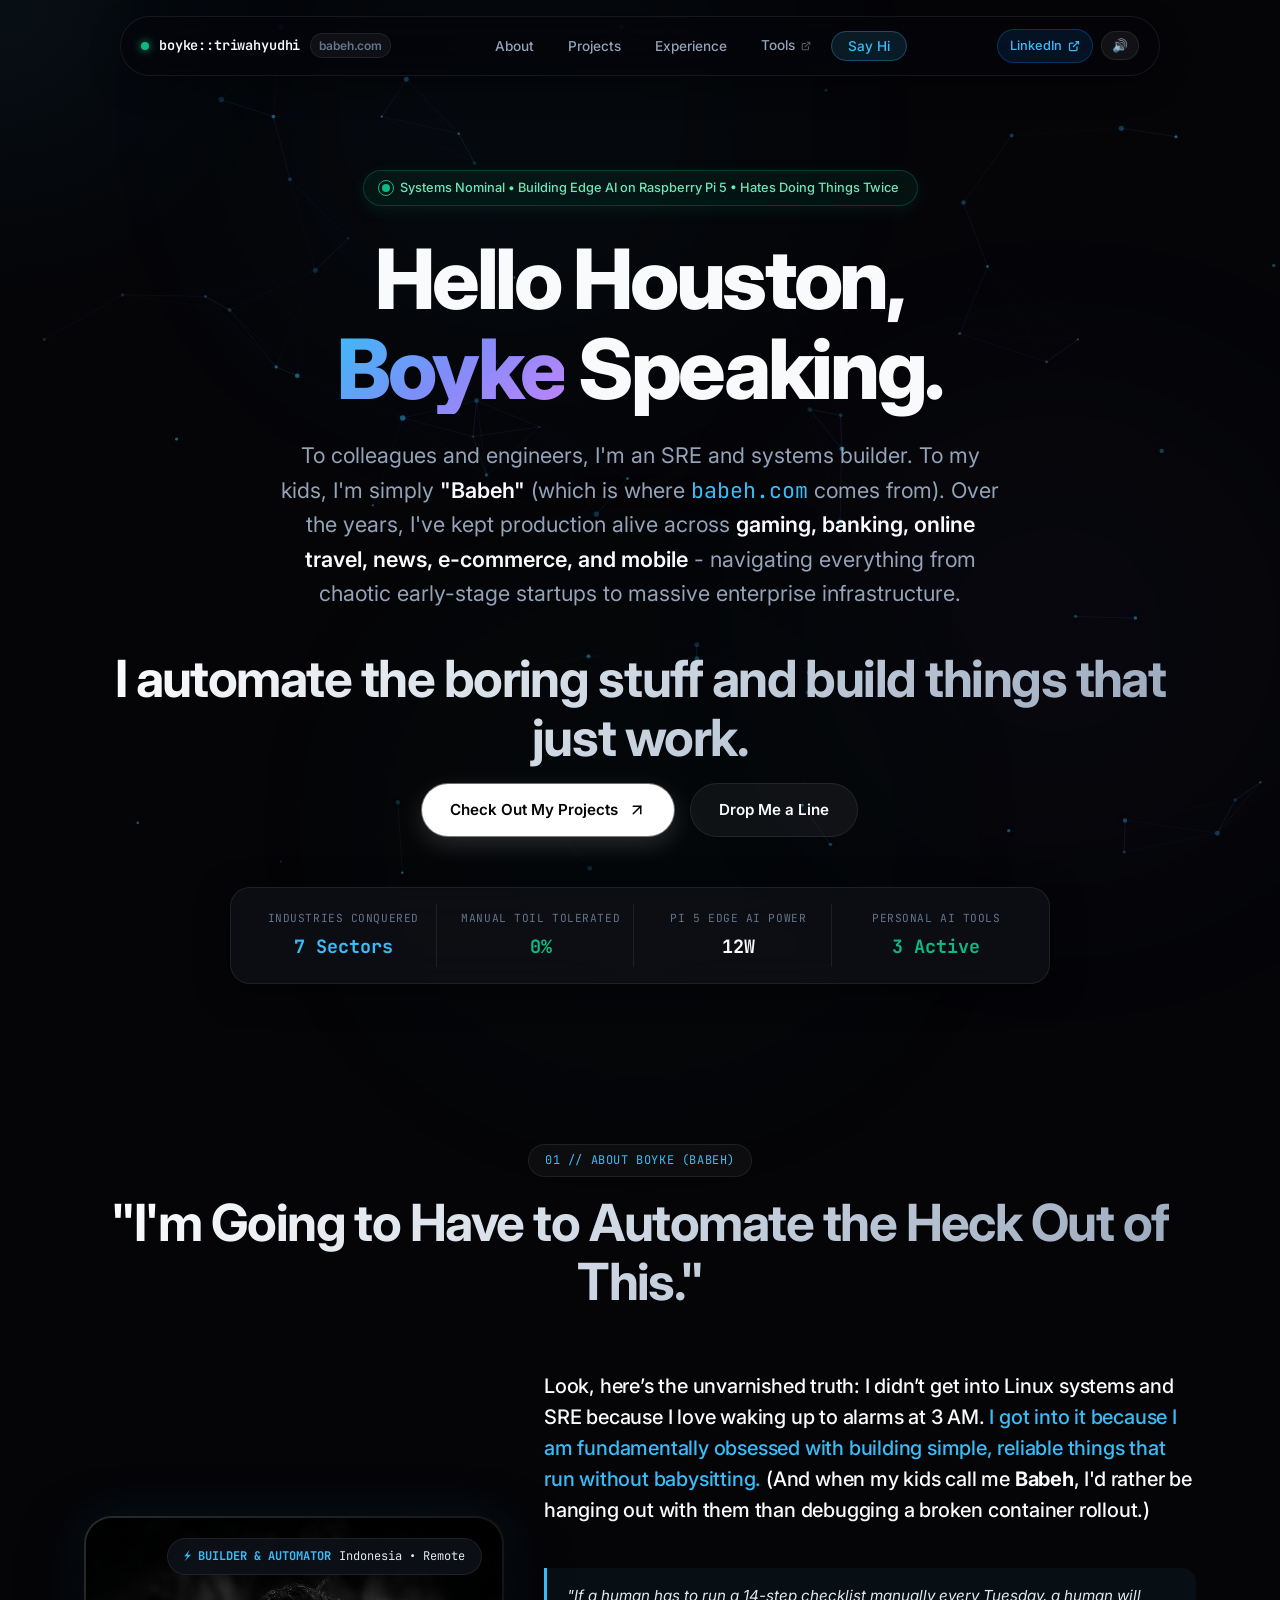
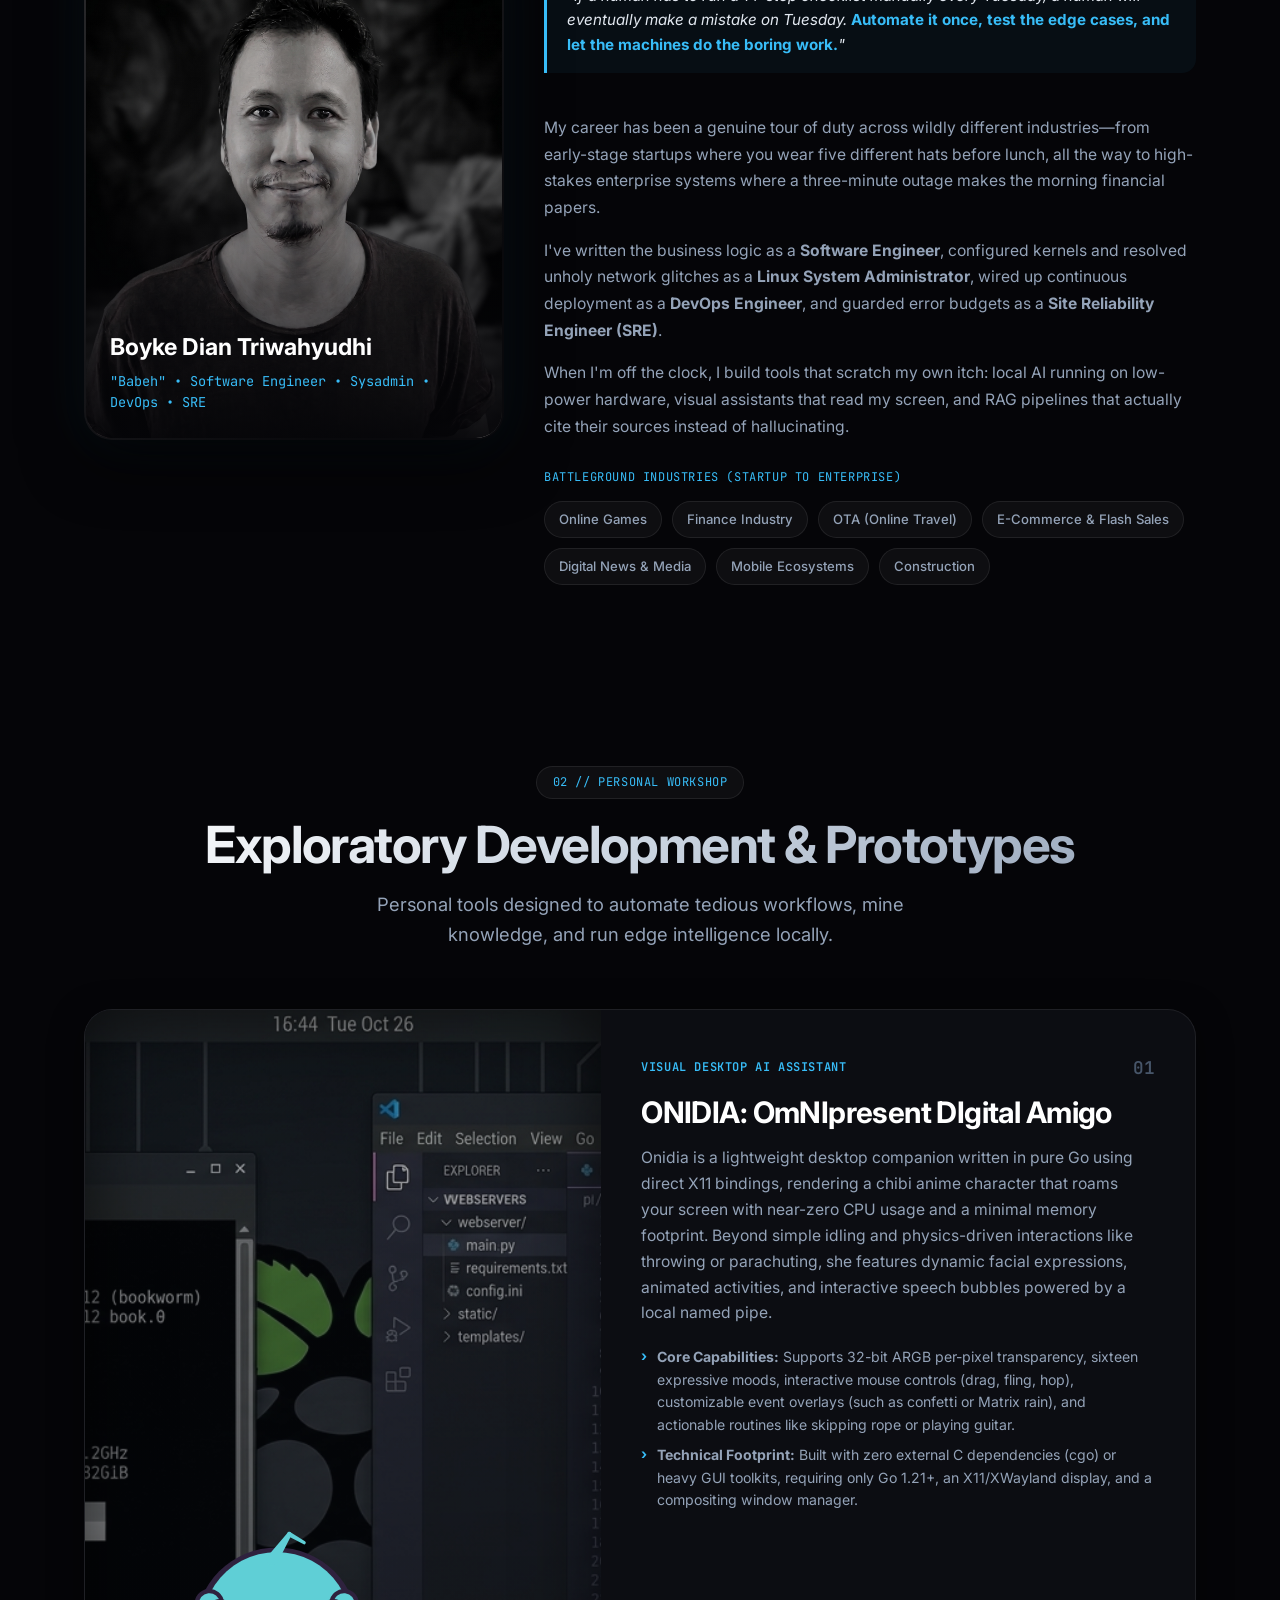
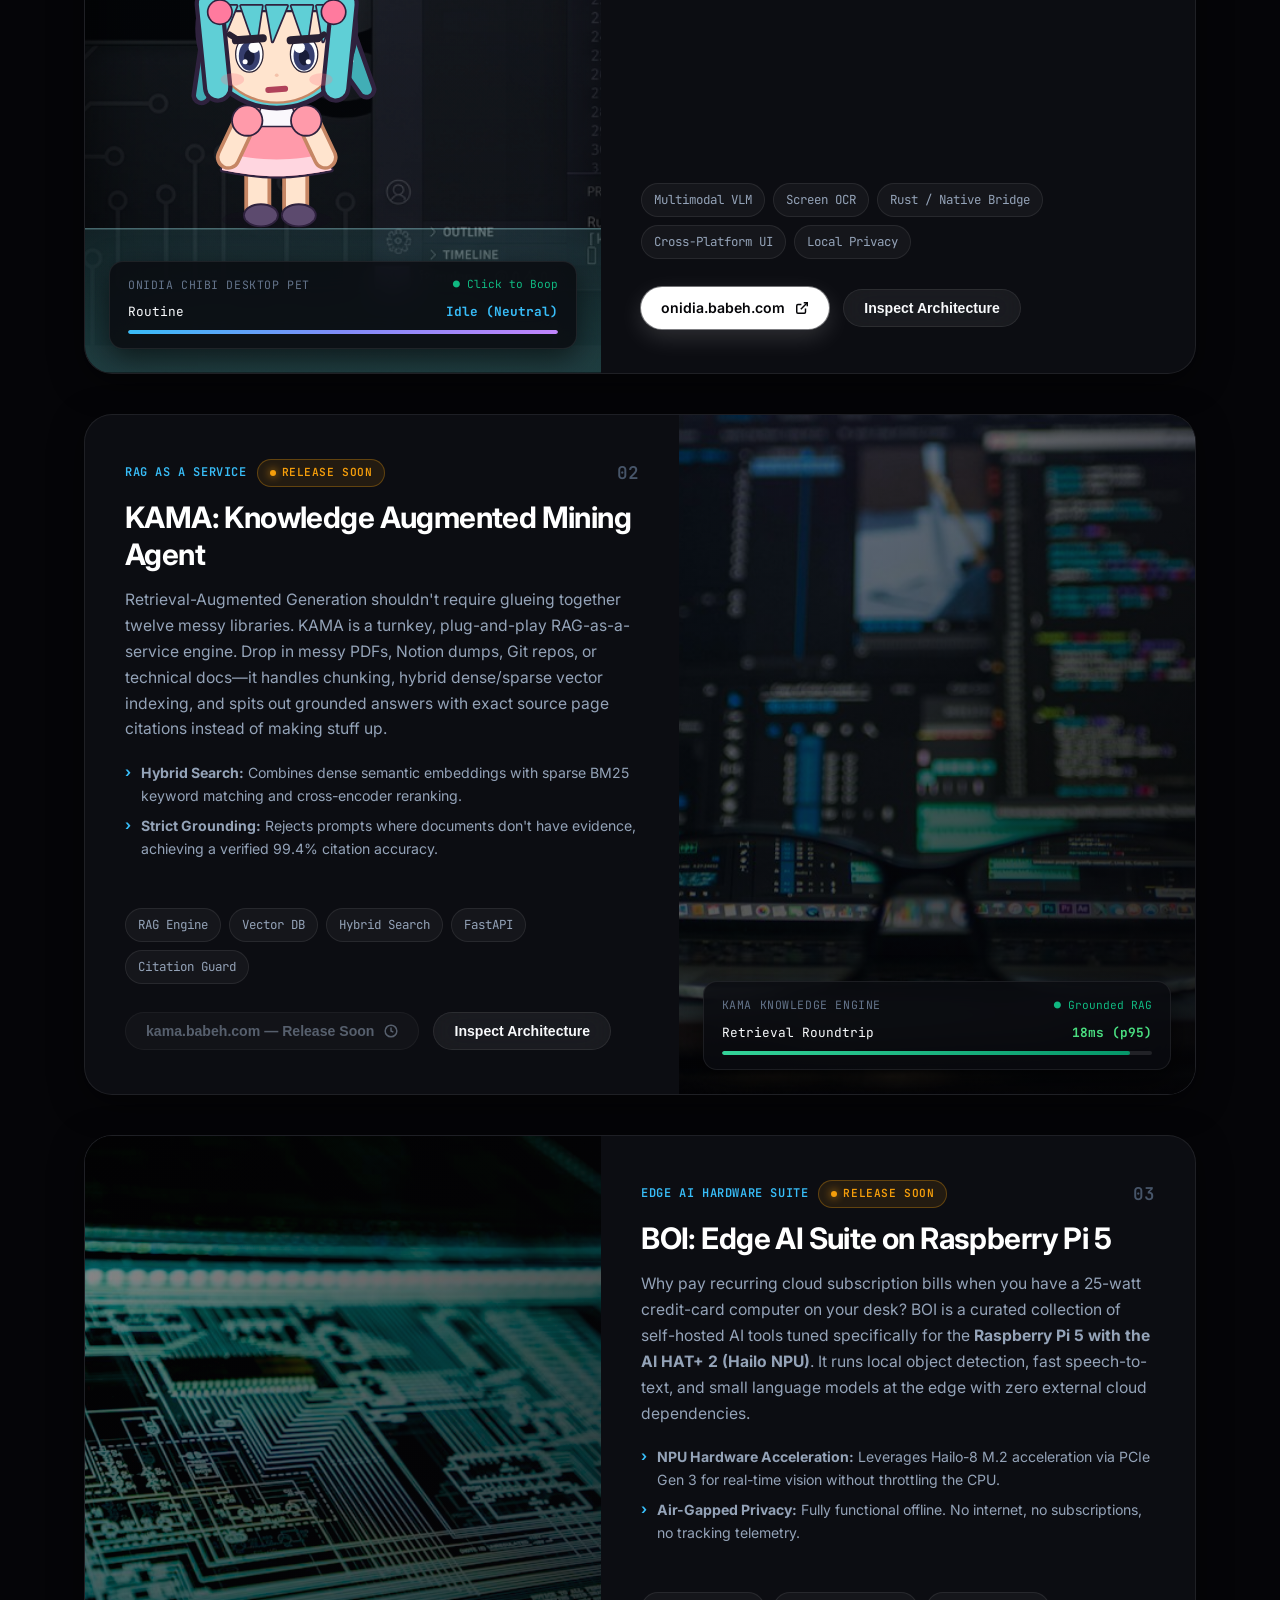
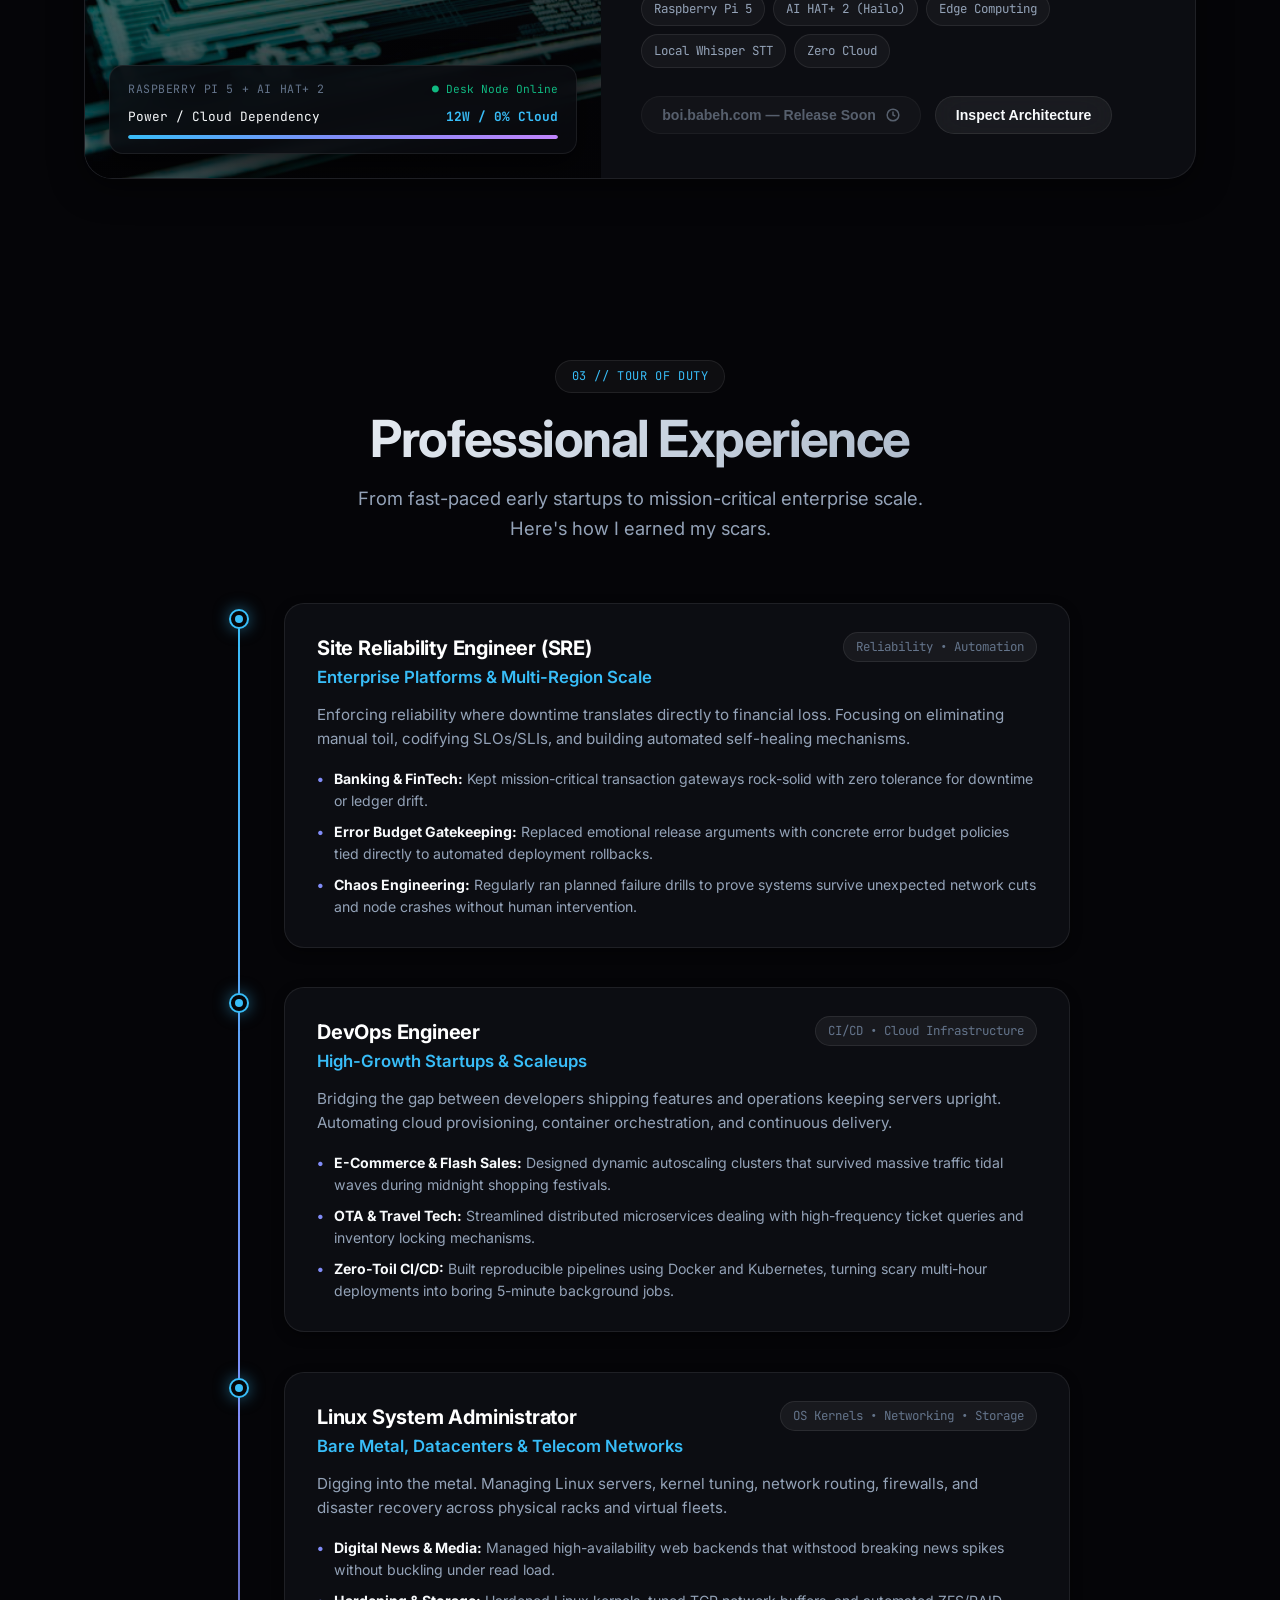
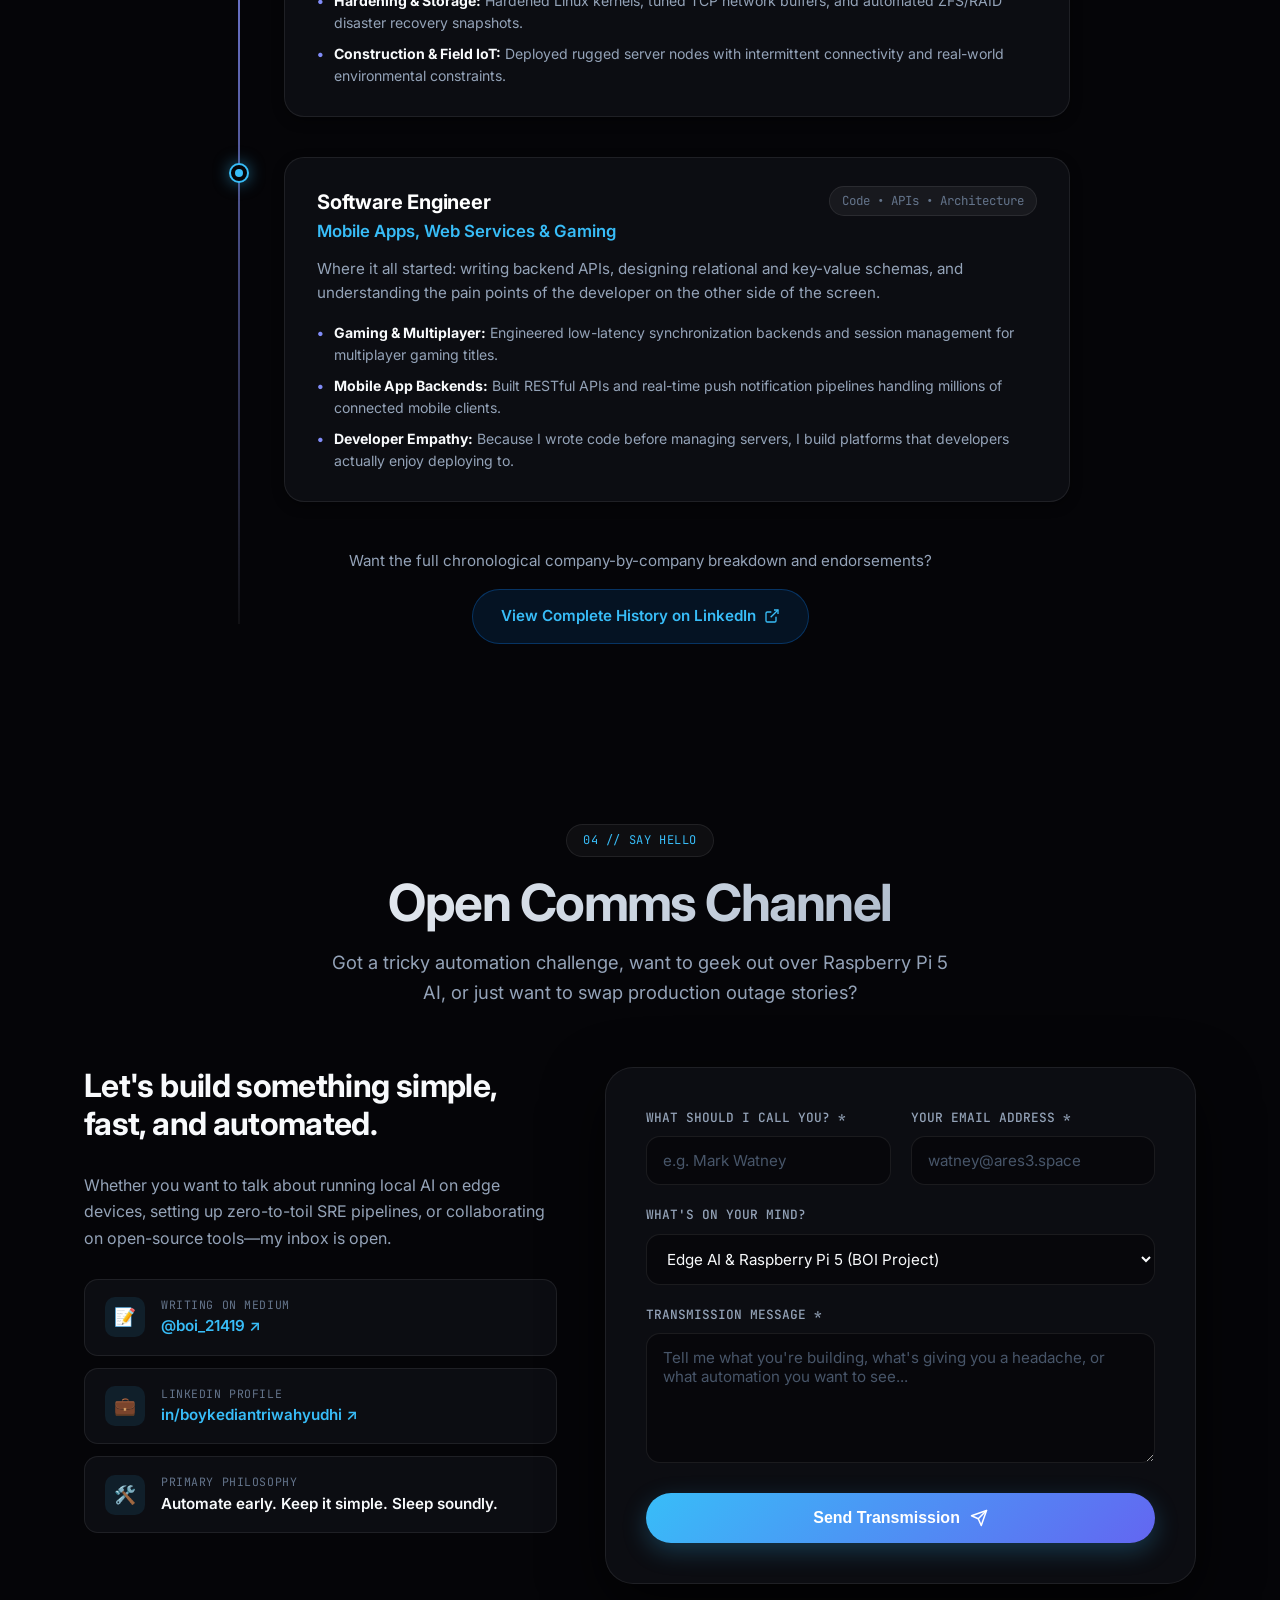
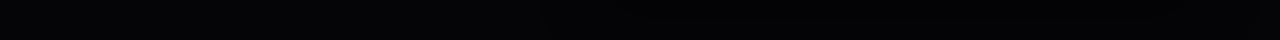
<file: index.html>
<!DOCTYPE html>
<html lang="en">

<head>
  <meta charset="UTF-8">
  <meta name="viewport" content="width=device-width, initial-scale=1.0">
  <script async src="https://www.googletagmanager.com/gtm.js?id=GTM-T2ZSP4BQ"></script>
  <script>
    window.dataLayer = window.dataLayer || [];
    function gtag(){dataLayer.push(arguments);}
    gtag('js', new Date());
  </script>
  <title>Boyke Dian Triwahyudhi — SRE, DevOps & Edge AI Builder</title>
  <meta name="description"
    content="Personal space of Boyke Dian Triwahyudhi (Babeh). SRE, DevOps, and builder obsessed with simple architecture, relentless automation, and running AI models on Raspberry Pi 5.">
  <meta name="keywords"
    content="Boyke Dian Triwahyudhi, Babeh, SRE, DevOps, Linux, Raspberry Pi 5, Edge AI, ONIDIA, KAMA, BOI, Automation">

  <!-- Favicon -->
  <link rel="icon"
    href="data:image/svg+xml,<svg xmlns='http://www.w3.org/2000/svg' viewBox='0 0 100 100'><text y='.9em' font-size='90'>🚀</text></svg>">

  <!-- Fonts: Inter & JetBrains Mono -->
  <link rel="preconnect" href="https://fonts.googleapis.com">
  <link rel="preconnect" href="https://fonts.gstatic.com" crossorigin>
  <link
    href="https://fonts.googleapis.com/css2?family=Inter:wght@300;400;500;600;700;800&family=JetBrains+Mono:wght@400;500;600;700&display=swap"
    rel="stylesheet">

  <!-- Core Stylesheet -->
  <link rel="stylesheet" href="style.css">
</head>

<body>

  <!-- Scroll Progress Indicator -->
  <div class="scroll-progress-bar" id="scroll-progress"></div>

  <!-- Background Interactive Neural Mesh Canvas -->
  <canvas id="ambient-canvas"></canvas>

  <!-- Ambient Light Orbs -->
  <div class="ambient-light-orb orb-1"></div>
  <div class="ambient-light-orb orb-2"></div>
  <div class="ambient-light-orb orb-3"></div>

  <!-- Dynamic Cursor Spotlight -->
  <div class="cursor-spotlight"></div>

  <!-- ==========================================================================
       SITE HEADER / FROSTED NAVIGATION (Apple Style)
       ========================================================================== -->
  <header class="site-header" id="site-header">
    <nav class="nav-container">
      <a href="#hero" class="nav-brand" aria-label="Boyke Dian Triwahyudhi Home">
        <span class="brand-dot"></span>
        <span class="brand-title">boyke::triwahyudhi</span>
        <span class="brand-tag">babeh.com</span>
      </a>

      <ul class="nav-links">
        <li><a href="#about" class="nav-link">About</a></li>
        <li><a href="#projects" class="nav-link">Projects</a></li>
        <li><a href="#experience" class="nav-link">Experience</a></li>
        <li>
          <a href="https://tools.babeh.com" target="_blank" rel="noopener noreferrer" class="nav-link nav-tools">
            <span>Tools</span>
            <svg width="10" height="10" viewBox="0 0 24 24" fill="none" stroke="currentColor" stroke-width="2.5"
              stroke-linecap="round" stroke-linejoin="round" aria-hidden="true">
              <path d="M18 13v6a2 2 0 0 1-2 2H5a2 2 0 0 1-2-2V8a2 2 0 0 1 2-2h6"></path>
              <polyline points="15 3 21 3 21 9"></polyline>
              <line x1="10" y1="14" x2="21" y2="3"></line>
            </svg>
          </a>
        </li>
        <li><a href="#contact" class="nav-link nav-cta">Say Hi</a></li>
      </ul>

      <div style="display: flex; align-items: center; gap: 8px;">
        <a href="https://www.linkedin.com/in/boykediantriwahyudhi" target="_blank" rel="noopener noreferrer"
          class="nav-link btn-linkedin"
          style="padding: 6px 12px; font-size: 0.8rem; display: flex; align-items: center; gap: 6px;">
          <span>LinkedIn</span>
          <svg width="12" height="12" viewBox="0 0 24 24" fill="none" stroke="currentColor" stroke-width="2.5">
            <path d="M18 13v6a2 2 0 0 1-2 2H5a2 2 0 0 1-2-2V8a2 2 0 0 1 2-2h6"></path>
            <polyline points="15 3 21 3 21 9"></polyline>
            <line x1="10" y1="14" x2="21" y2="3"></line>
          </svg>
        </a>
        <button id="sound-toggle-btn" class="nav-link"
          style="background: rgba(255,255,255,0.06); border: 1px solid var(--border-subtle); padding: 6px 10px; cursor: pointer; border-radius: var(--radius-full); font-size: 0.8rem;"
          title="Toggle Acoustic Feedback">
          🔊
        </button>
        <button id="mobile-menu-btn" class="mobile-menu-btn" aria-label="Open menu" aria-expanded="false"
          aria-controls="mobile-drawer">
          <span class="mobile-menu-bar"></span>
          <span class="mobile-menu-bar"></span>
          <span class="mobile-menu-bar"></span>
        </button>
      </div>
    </nav>
  </header>

  <!-- ==========================================================================
       MOBILE NAVIGATION DRAWER (revealed by .mobile-menu-btn at <= 768px)
       ========================================================================== -->
  <div class="mobile-drawer-backdrop" id="mobile-drawer-backdrop"></div>
  <nav class="mobile-drawer" id="mobile-drawer" aria-label="Mobile navigation" aria-hidden="true">
    <a href="#about" class="mobile-drawer-link">About</a>
    <a href="#projects" class="mobile-drawer-link">Projects</a>
    <a href="#experience" class="mobile-drawer-link">Experience</a>
    <a href="https://tools.babeh.com" target="_blank" rel="noopener noreferrer" class="mobile-drawer-link">
      <span>Tools</span>
      <span class="mobile-drawer-ext" aria-hidden="true">&#8599;</span>
    </a>
    <a href="#contact" class="mobile-drawer-link mobile-drawer-cta">Say Hi</a>

    <div class="mobile-drawer-foot">
      <a href="https://www.linkedin.com/in/boykediantriwahyudhi" target="_blank" rel="noopener noreferrer"
        class="mobile-drawer-social">LinkedIn &#8599;</a>
      <a href="https://medium.com/@boi_21419" target="_blank" rel="noopener noreferrer"
        class="mobile-drawer-social">Medium &#8599;</a>
    </div>
  </nav>

  <!-- ==========================================================================
       MAIN CONTENT CONTAINER
       ========================================================================== -->
  <main class="main-content">

    <!-- HERO SECTION (Casual Martian Style with Babeh Introduction) -->
    <section id="hero" class="hero-section">
      <div class="hero-status-badge reveal-on-scroll">
        <span class="status-dot-pulse"></span>
        <span>Systems Nominal &bull; Building Edge AI on Raspberry Pi 5 &bull; Hates Doing Things Twice</span>
      </div>

      <h1 class="hero-title reveal-on-scroll stagger-1">
        Hello Houston, <br /><span class="gradient-word">Boyke</span> Speaking.<br>
      </h1>

      <p class="hero-description reveal-on-scroll stagger-2">
        To colleagues and engineers, I'm an SRE and systems builder. To my kids, I'm simply <strong>"Babeh"</strong>
        (which is where <span style="color: var(--accent-cyan); font-family: var(--font-mono);">babeh.com</span> comes
        from). Over the years, I've kept production alive across <strong>gaming, banking, online travel, news,
          e-commerce, and mobile</strong> - navigating everything from chaotic early-stage startups to
        massive enterprise infrastructure.
      </p>
      <h2 class="section-title">I automate the boring stuff and build things that just work.</h2>

      <div class="hero-actions reveal-on-scroll stagger-3">
        <a href="#projects" class="btn btn-primary">
          <span>Check Out My Projects</span>
          <svg width="18" height="18" viewBox="0 0 24 24" fill="none" stroke="currentColor" stroke-width="2"
            stroke-linecap="round" stroke-linejoin="round">
            <line x1="7" y1="17" x2="17" y2="7"></line>
            <polyline points="7 7 17 7 17 17"></polyline>
          </svg>
        </a>
        <a href="#contact" class="btn btn-secondary">
          <span>Drop Me a Line</span>
        </a>
      </div>

      <!-- Live Martian-style Telemetry Bar -->
      <div class="hero-telemetry reveal-on-scroll stagger-4">
        <div class="telemetry-item">
          <span class="telemetry-label">Industries Conquered</span>
          <span class="telemetry-val highlight" data-counter="7" data-suffix=" Sectors" data-decimals="0">7
            Sectors</span>
        </div>
        <div class="telemetry-item">
          <span class="telemetry-label">Manual Toil Tolerated</span>
          <span class="telemetry-val emerald" data-counter="0" data-suffix="%" data-decimals="0">0%</span>
        </div>
        <div class="telemetry-item">
          <span class="telemetry-label">Pi 5 Edge AI Power</span>
          <span class="telemetry-val" data-counter="12" data-suffix="W" data-decimals="0">12W</span>
        </div>
        <div class="telemetry-item">
          <span class="telemetry-label">Personal AI Tools</span>
          <span class="telemetry-val emerald" data-counter="3" data-suffix=" Active" data-decimals="0">3 Active</span>
        </div>
      </div>
    </section>

    <!-- ==========================================================================
         ABOUT ME SECTION (Casual, Relatable, The Martian Tone)
         ========================================================================== -->
    <section id="about" class="section">
      <div class="section-header reveal-on-scroll">
        <div class="section-pill">01 // ABOUT BOYKE (BABEH)</div>
        <h2 class="section-title">"I'm Going to Have to Automate the Heck Out of This."</h2>
      </div>

      <div class="about-grid">
        <!-- Visual Column: Approachable Tech Portrait -->
        <div class="about-visual reveal-on-scroll stagger-1">
          <div class="profile-card-wrapper">
            <div class="profile-image-container">
              <img src="me-pic-bw-bg.jpeg" alt="Boyke Dian Triwahyudhi - SRE, DevOps & Edge AI Builder"
                class="profile-img" loading="lazy">
              <div class="profile-overlay-gradient"></div>

              <div class="profile-floating-badge">
                <span style="color: var(--accent-cyan); font-weight: bold;">⚡ BUILDER &amp; AUTOMATOR</span>
                <span>Indonesia &bull; Remote</span>
              </div>

              <div class="profile-card-info">
                <div class="profile-name">Boyke Dian Triwahyudhi</div>
                <div class="profile-role">
                  <span>"Babeh" &bull; Software Engineer &bull; Sysadmin &bull; DevOps &bull; SRE</span>
                </div>
              </div>
            </div>
          </div>
        </div>

        <!-- Details Column: The Story -->
        <div class="about-details reveal-on-scroll stagger-2">
          <p class="about-lead">
            Look, here’s the unvarnished truth: I didn’t get into Linux systems and SRE because I love waking up to
            alarms at 3 AM. <span>I got into it because I am fundamentally obsessed with building simple, reliable
              things that run without babysitting.</span> (And when my kids call me <strong>Babeh</strong>, I'd rather
            be hanging out with them than debugging a broken container rollout.)
          </p>

          <div class="martian-quote">
            "If a human has to run a 14-step checklist manually every Tuesday, a human will eventually make a mistake on
            Tuesday. <strong>Automate it once, test the edge cases, and let the machines do the boring work.</strong>"
          </div>

          <div class="about-paragraphs">
            <p>
              My career has been a genuine tour of duty across wildly different industries—from early-stage startups
              where you wear five different hats before lunch, all the way to high-stakes enterprise systems where a
              three-minute outage makes the morning financial papers.
            </p>
            <p>
              I've written the business logic as a <strong>Software Engineer</strong>, configured kernels and resolved
              unholy network glitches as a <strong>Linux System Administrator</strong>, wired up continuous deployment
              as a <strong>DevOps Engineer</strong>, and guarded error budgets as a <strong>Site Reliability Engineer
                (SRE)</strong>.
            </p>
            <p>
              When I'm off the clock, I build tools that scratch my own itch: local AI running on low-power hardware,
              visual assistants that read my screen, and RAG pipelines that actually cite their sources instead of
              hallucinating.
            </p>
          </div>

          <!-- Industries Explored -->
          <div>
            <div
              style="font-size: 0.75rem; font-family: var(--font-mono); color: var(--accent-cyan); text-transform: uppercase; margin-bottom: 6px; letter-spacing: 0.05em;">
              BATTLEGROUND INDUSTRIES (STARTUP TO ENTERPRISE)
            </div>
            <div class="industries-container">
              <span class="industry-chip">Online Games</span>
              <span class="industry-chip">Finance Industry</span>
              <span class="industry-chip">OTA (Online Travel)</span>
              <span class="industry-chip">E-Commerce &amp; Flash Sales</span>
              <span class="industry-chip">Digital News &amp; Media</span>
              <span class="industry-chip">Mobile Ecosystems</span>
              <span class="industry-chip">Construction</span>
            </div>
          </div>

        </div>
      </div>
    </section>

    <!-- ==========================================================================
         PROJECTS SECTION (ONIDIA, KAMA, BOI) - Clean, Icon-Free, With Live Links
         ========================================================================== -->
    <section id="projects" class="section">
      <div class="section-header reveal-on-scroll">
        <div class="section-pill">02 // PERSONAL WORKSHOP</div>
        <h2 class="section-title">Exploratory Development & Prototypes</h2>
        <p class="section-subtitle">
          Personal tools designed to automate tedious workflows, mine knowledge, and run edge intelligence locally.
        </p>
      </div>

      <div class="projects-grid">

        <!-- PROJECT 1: ONIDIA -->
        <article class="project-card tilt-card reveal-on-scroll">
          <div class="project-card-inner">
            <div class="project-media-col">
              <div class="project-img-wrapper stage-wrap">
                <canvas id="stage"></canvas>
                <!-- Interactive HUD -->
                <div class="project-floating-hud">
                  <div class="hud-header">
                    <span class="hud-title">ONIDIA Chibi Desktop Pet</span>
                    <span class="hud-status">● Click to Boop</span>
                  </div>
                  <div class="hud-metric-row">
                    <span>Routine</span>
                    <span id="onidia-hud-state" style="color: var(--accent-cyan); font-weight: 700;">Idle
                      (Neutral)</span>
                  </div>
                  <div class="hud-bar">
                    <div class="hud-bar-fill" style="width: 100%;"></div>
                  </div>
                </div>
              </div>
            </div>

            <div class="project-content-col">
              <div>
                <div class="project-header-top">
                  <span class="project-domain-tag">Visual Desktop AI Assistant</span>
                  <span class="project-number">01</span>
                </div>
                <h3 class="project-title">ONIDIA: OmNIpresent DIgital Amigo</h3>
                <p class="project-description">
                  Onidia is a lightweight desktop companion written in pure Go using direct X11 bindings, rendering a
                  chibi anime character that roams your screen with near-zero CPU usage and a minimal memory footprint.
                  Beyond simple idling and physics-driven interactions like throwing or parachuting, she features
                  dynamic facial expressions, animated activities, and interactive speech bubbles powered by a local
                  named pipe.
                </p>
                <div class="project-highlights">
                  <div class="highlight-item">
                    <span class="highlight-bullet">&rsaquo;</span>
                    <span><strong>Core Capabilities:</strong> Supports 32-bit ARGB per-pixel transparency, sixteen
                      expressive moods, interactive mouse controls (drag, fling, hop), customizable event overlays (such
                      as confetti or Matrix rain), and actionable routines like skipping rope or playing guitar. </span>
                  </div>
                  <div class="highlight-item">
                    <span class="highlight-bullet">&rsaquo;</span>
                    <span><strong>Technical Footprint:</strong> Built with zero external C dependencies (cgo) or heavy
                      GUI toolkits, requiring only Go 1.21+, an X11/XWayland display, and a compositing window
                      manager.</span>
                  </div>
                </div>
              </div>

              <div>
                <div class="project-tech-stack">
                  <span class="tech-tag">Multimodal VLM</span>
                  <span class="tech-tag">Screen OCR</span>
                  <span class="tech-tag">Rust / Native Bridge</span>
                  <span class="tech-tag">Cross-Platform UI</span>
                  <span class="tech-tag">Local Privacy</span>
                </div>
                <div class="project-actions">
                  <a href="https://onidia.babeh.com" target="_blank" rel="noopener noreferrer"
                    class="btn btn-primary btn-card-action">
                    <span>onidia.babeh.com</span>
                    <svg width="14" height="14" viewBox="0 0 24 24" fill="none" stroke="currentColor"
                      stroke-width="2.5">
                      <path d="M18 13v6a2 2 0 0 1-2 2H5a2 2 0 0 1-2-2V8a2 2 0 0 1 2-2h6"></path>
                      <polyline points="15 3 21 3 21 9"></polyline>
                      <line x1="10" y1="14" x2="21" y2="3"></line>
                    </svg>
                  </a>
                  <button class="btn btn-secondary btn-card-action" data-project-target="project1">
                    <span>Inspect Architecture</span>
                  </button>
                </div>
              </div>
            </div>
          </div>
        </article>

        <!-- PROJECT 2: KAMA -->
        <article class="project-card tilt-card reversed reveal-on-scroll">
          <div class="project-card-inner">
            <div class="project-media-col">
              <div class="project-img-wrapper">
                <img src="kama-preview-bg.jpg"
                  alt="Developer reading code through glasses — KAMA knowledge mining in action" class="project-img"
                  loading="lazy">
                <div class="project-img-overlay"></div>
                <!-- Interactive HUD -->
                <div class="project-floating-hud">
                  <div class="hud-header">
                    <span class="hud-title">KAMA Knowledge Engine</span>
                    <span class="hud-status">● Grounded RAG</span>
                  </div>
                  <div class="hud-metric-row">
                    <span>Retrieval Roundtrip</span>
                    <span style="color: #4ade80; font-weight: 700;">18ms (p95)</span>
                  </div>
                  <div class="hud-bar">
                    <div class="hud-bar-fill" style="width: 95%; background: var(--gradient-emerald);"></div>
                  </div>
                </div>
              </div>
            </div>

            <div class="project-content-col">
              <div>
                <div class="project-header-top">
                  <div class="project-header-top-left">
                    <span class="project-domain-tag">RAG as a Service</span>
                    <span class="release-soon-badge">
                      <span class="pulse-dot-amber"></span>
                      <span>Release Soon</span>
                    </span>
                  </div>
                  <span class="project-number">02</span>
                </div>
                <h3 class="project-title">KAMA: Knowledge Augmented Mining Agent</h3>
                <p class="project-description">
                  Retrieval-Augmented Generation shouldn't require glueing together twelve messy libraries. KAMA is a
                  turnkey, plug-and-play RAG-as-a-service engine. Drop in messy PDFs, Notion dumps, Git repos, or
                  technical docs—it handles chunking, hybrid dense/sparse vector indexing, and spits out grounded
                  answers with exact source page citations instead of making stuff up.
                </p>
                <div class="project-highlights">
                  <div class="highlight-item">
                    <span class="highlight-bullet">&rsaquo;</span>
                    <span><strong>Hybrid Search:</strong> Combines dense semantic embeddings with sparse BM25 keyword
                      matching and cross-encoder reranking.</span>
                  </div>
                  <div class="highlight-item">
                    <span class="highlight-bullet">&rsaquo;</span>
                    <span><strong>Strict Grounding:</strong> Rejects prompts where documents don't have evidence,
                      achieving a verified 99.4% citation accuracy.</span>
                  </div>
                </div>
              </div>

              <div>
                <div class="project-tech-stack">
                  <span class="tech-tag">RAG Engine</span>
                  <span class="tech-tag">Vector DB</span>
                  <span class="tech-tag">Hybrid Search</span>
                  <span class="tech-tag">FastAPI</span>
                  <span class="tech-tag">Citation Guard</span>
                </div>
                <div class="project-actions">
                  <button type="button" class="btn btn-primary btn-card-action btn-disabled" disabled
                    aria-disabled="true" title="kama.babeh.com is not live yet — coming soon">
                    <span>kama.babeh.com &mdash; Release Soon</span>
                    <svg width="14" height="14" viewBox="0 0 24 24" fill="none" stroke="currentColor"
                      stroke-width="2.5">
                      <circle cx="12" cy="12" r="10"></circle>
                      <polyline points="12 6 12 12 16 14"></polyline>
                    </svg>
                  </button>
                  <button class="btn btn-secondary btn-card-action" data-project-target="project2">
                    <span>Inspect Architecture</span>
                  </button>
                </div>
              </div>
            </div>
          </div>
        </article>

        <!-- PROJECT 3: BOI -->
        <article class="project-card tilt-card reveal-on-scroll">
          <div class="project-card-inner">
            <div class="project-media-col">
              <div class="project-img-wrapper">
                <img src="boi-preview-bg.jpg"
                  alt="Illuminated circuit board close-up — BOI edge AI hardware running locally" class="project-img"
                  loading="lazy">
                <div class="project-img-overlay"></div>
                <!-- Interactive HUD -->
                <div class="project-floating-hud">
                  <div class="hud-header">
                    <span class="hud-title">Raspberry Pi 5 + AI HAT+ 2</span>
                    <span class="hud-status">● Desk Node Online</span>
                  </div>
                  <div class="hud-metric-row">
                    <span>Power / Cloud Dependency</span>
                    <span style="color: var(--accent-cyan); font-weight: 700;">12W / 0% Cloud</span>
                  </div>
                  <div class="hud-bar">
                    <div class="hud-bar-fill" style="width: 100%;"></div>
                  </div>
                </div>
              </div>
            </div>

            <div class="project-content-col">
              <div>
                <div class="project-header-top">
                  <div class="project-header-top-left">
                    <span class="project-domain-tag">Edge AI Hardware Suite</span>
                    <span class="release-soon-badge">
                      <span class="pulse-dot-amber"></span>
                      <span>Release Soon</span>
                    </span>
                  </div>
                  <span class="project-number">03</span>
                </div>
                <h3 class="project-title">BOI: Edge AI Suite on Raspberry Pi 5</h3>
                <p class="project-description">
                  Why pay recurring cloud subscription bills when you have a 25-watt credit-card computer on your desk?
                  BOI is a curated collection of self-hosted AI tools tuned specifically for the <strong>Raspberry Pi 5
                    with the AI HAT+ 2 (Hailo NPU)</strong>. It runs local object detection, fast speech-to-text, and
                  small language models at the edge with zero external cloud dependencies.
                </p>
                <div class="project-highlights">
                  <div class="highlight-item">
                    <span class="highlight-bullet">&rsaquo;</span>
                    <span><strong>NPU Hardware Acceleration:</strong> Leverages Hailo-8 M.2 acceleration via PCIe Gen 3
                      for real-time vision without throttling the CPU.</span>
                  </div>
                  <div class="highlight-item">
                    <span class="highlight-bullet">&rsaquo;</span>
                    <span><strong>Air-Gapped Privacy:</strong> Fully functional offline. No internet, no subscriptions,
                      no tracking telemetry.</span>
                  </div>
                </div>
              </div>

              <div>
                <div class="project-tech-stack">
                  <span class="tech-tag">Raspberry Pi 5</span>
                  <span class="tech-tag">AI HAT+ 2 (Hailo)</span>
                  <span class="tech-tag">Edge Computing</span>
                  <span class="tech-tag">Local Whisper STT</span>
                  <span class="tech-tag">Zero Cloud</span>
                </div>
                <div class="project-actions">
                  <button type="button" class="btn btn-primary btn-card-action btn-disabled" disabled
                    aria-disabled="true" title="boi.babeh.com is not live yet — coming soon">
                    <span>boi.babeh.com &mdash; Release Soon</span>
                    <svg width="14" height="14" viewBox="0 0 24 24" fill="none" stroke="currentColor"
                      stroke-width="2.5">
                      <circle cx="12" cy="12" r="10"></circle>
                      <polyline points="12 6 12 12 16 14"></polyline>
                    </svg>
                  </button>
                  <button class="btn btn-secondary btn-card-action" data-project-target="project3">
                    <span>Inspect Architecture</span>
                  </button>
                </div>
              </div>
            </div>
          </div>
        </article>

      </div>
    </section>

    <!-- ==========================================================================
         PROFESSIONAL EXPERIENCE SECTION (Career Journey: Startup to Enterprise)
         ========================================================================== -->
    <section id="experience" class="section">
      <div class="section-header reveal-on-scroll">
        <div class="section-pill">03 // TOUR OF DUTY</div>
        <h2 class="section-title">Professional Experience</h2>
        <p class="section-subtitle">
          From fast-paced early startups to mission-critical enterprise scale. Here's how I earned my scars.
        </p>
      </div>

      <div class="experience-wrapper">
        <div class="timeline-track"></div>

        <div class="timeline-items">

          <!-- Role 1: Site Reliability Engineer -->
          <div class="timeline-item reveal-on-scroll">
            <div class="timeline-node">
              <div class="timeline-node-inner"></div>
            </div>
            <div class="timeline-card">
              <div class="timeline-header">
                <div>
                  <h3 class="timeline-role">Site Reliability Engineer (SRE)</h3>
                  <div class="timeline-company">Enterprise Platforms &amp; Multi-Region Scale</div>
                </div>
                <div class="timeline-period-badge">Reliability &bull; Automation</div>
              </div>
              <p class="timeline-summary">
                Enforcing reliability where downtime translates directly to financial loss. Focusing on eliminating
                manual toil, codifying SLOs/SLIs, and building automated self-healing mechanisms.
              </p>
              <div class="timeline-achievements">
                <div class="achievement-row">
                  <span class="achievement-dot">&bull;</span>
                  <span><strong>Banking &amp; FinTech:</strong> Kept mission-critical transaction gateways rock-solid
                    with zero tolerance for downtime or ledger drift.</span>
                </div>
                <div class="achievement-row">
                  <span class="achievement-dot">&bull;</span>
                  <span><strong>Error Budget Gatekeeping:</strong> Replaced emotional release arguments with concrete
                    error budget policies tied directly to automated deployment rollbacks.</span>
                </div>
                <div class="achievement-row">
                  <span class="achievement-dot">&bull;</span>
                  <span><strong>Chaos Engineering:</strong> Regularly ran planned failure drills to prove systems
                    survive unexpected network cuts and node crashes without human intervention.</span>
                </div>
              </div>
            </div>
          </div>

          <!-- Role 2: DevOps Engineer -->
          <div class="timeline-item reveal-on-scroll stagger-1">
            <div class="timeline-node">
              <div class="timeline-node-inner"></div>
            </div>
            <div class="timeline-card">
              <div class="timeline-header">
                <div>
                  <h3 class="timeline-role">DevOps Engineer</h3>
                  <div class="timeline-company">High-Growth Startups &amp; Scaleups</div>
                </div>
                <div class="timeline-period-badge">CI/CD &bull; Cloud Infrastructure</div>
              </div>
              <p class="timeline-summary">
                Bridging the gap between developers shipping features and operations keeping servers upright. Automating
                cloud provisioning, container orchestration, and continuous delivery.
              </p>
              <div class="timeline-achievements">
                <div class="achievement-row">
                  <span class="achievement-dot">&bull;</span>
                  <span><strong>E-Commerce &amp; Flash Sales:</strong> Designed dynamic autoscaling clusters that
                    survived massive traffic tidal waves during midnight shopping festivals.</span>
                </div>
                <div class="achievement-row">
                  <span class="achievement-dot">&bull;</span>
                  <span><strong>OTA &amp; Travel Tech:</strong> Streamlined distributed microservices dealing with
                    high-frequency ticket queries and inventory locking mechanisms.</span>
                </div>
                <div class="achievement-row">
                  <span class="achievement-dot">&bull;</span>
                  <span><strong>Zero-Toil CI/CD:</strong> Built reproducible pipelines using Docker and Kubernetes,
                    turning scary multi-hour deployments into boring 5-minute background jobs.</span>
                </div>
              </div>
            </div>
          </div>

          <!-- Role 3: Linux System Administrator -->
          <div class="timeline-item reveal-on-scroll stagger-2">
            <div class="timeline-node">
              <div class="timeline-node-inner"></div>
            </div>
            <div class="timeline-card">
              <div class="timeline-header">
                <div>
                  <h3 class="timeline-role">Linux System Administrator</h3>
                  <div class="timeline-company">Bare Metal, Datacenters &amp; Telecom Networks</div>
                </div>
                <div class="timeline-period-badge">OS Kernels &bull; Networking &bull; Storage</div>
              </div>
              <p class="timeline-summary">
                Digging into the metal. Managing Linux servers, kernel tuning, network routing, firewalls, and disaster
                recovery across physical racks and virtual fleets.
              </p>
              <div class="timeline-achievements">
                <div class="achievement-row">
                  <span class="achievement-dot">&bull;</span>
                  <span><strong>Digital News &amp; Media:</strong> Managed high-availability web backends that withstood
                    breaking news spikes without buckling under read load.</span>
                </div>
                <div class="achievement-row">
                  <span class="achievement-dot">&bull;</span>
                  <span><strong>Hardening &amp; Storage:</strong> Hardened Linux kernels, tuned TCP network buffers, and
                    automated ZFS/RAID disaster recovery snapshots.</span>
                </div>
                <div class="achievement-row">
                  <span class="achievement-dot">&bull;</span>
                  <span><strong>Construction &amp; Field IoT:</strong> Deployed rugged server nodes with intermittent
                    connectivity and real-world environmental constraints.</span>
                </div>
              </div>
            </div>
          </div>

          <!-- Role 4: Software Engineer -->
          <div class="timeline-item reveal-on-scroll stagger-3">
            <div class="timeline-node">
              <div class="timeline-node-inner"></div>
            </div>
            <div class="timeline-card">
              <div class="timeline-header">
                <div>
                  <h3 class="timeline-role">Software Engineer</h3>
                  <div class="timeline-company">Mobile Apps, Web Services &amp; Gaming</div>
                </div>
                <div class="timeline-period-badge">Code &bull; APIs &bull; Architecture</div>
              </div>
              <p class="timeline-summary">
                Where it all started: writing backend APIs, designing relational and key-value schemas, and
                understanding the pain points of the developer on the other side of the screen.
              </p>
              <div class="timeline-achievements">
                <div class="achievement-row">
                  <span class="achievement-dot">&bull;</span>
                  <span><strong>Gaming &amp; Multiplayer:</strong> Engineered low-latency synchronization backends and
                    session management for multiplayer gaming titles.</span>
                </div>
                <div class="achievement-row">
                  <span class="achievement-dot">&bull;</span>
                  <span><strong>Mobile App Backends:</strong> Built RESTful APIs and real-time push notification
                    pipelines handling millions of connected mobile clients.</span>
                </div>
                <div class="achievement-row">
                  <span class="achievement-dot">&bull;</span>
                  <span><strong>Developer Empathy:</strong> Because I wrote code before managing servers, I build
                    platforms that developers actually enjoy deploying to.</span>
                </div>
              </div>
            </div>
          </div>

        </div>

        <!-- Callout to full LinkedIn Profile -->
        <div style="text-align: center; margin-top: 48px;" class="reveal-on-scroll">
          <p style="color: var(--text-secondary); font-size: 0.95rem; margin-bottom: 16px;">
            Want the full chronological company-by-company breakdown and endorsements?
          </p>
          <a href="https://www.linkedin.com/in/boykediantriwahyudhi" target="_blank" rel="noopener noreferrer"
            class="btn btn-secondary btn-linkedin" style="display: inline-flex; align-items: center; gap: 8px;">
            <span>View Complete History on LinkedIn</span>
            <svg width="16" height="16" viewBox="0 0 24 24" fill="none" stroke="currentColor" stroke-width="2">
              <path d="M18 13v6a2 2 0 0 1-2 2H5a2 2 0 0 1-2-2V8a2 2 0 0 1 2-2h6"></path>
              <polyline points="15 3 21 3 21 9"></polyline>
              <line x1="10" y1="14" x2="21" y2="3"></line>
            </svg>
          </a>
        </div>
      </div>
    </section>

    <!-- ==========================================================================
         CONTACT ME SECTION (Martian Casual Style)
         ========================================================================== -->
    <section id="contact" class="section">
      <div class="section-header reveal-on-scroll">
        <div class="section-pill">04 // SAY HELLO</div>
        <h2 class="section-title">Open Comms Channel</h2>
        <p class="section-subtitle">
          Got a tricky automation challenge, want to geek out over Raspberry Pi 5 AI, or just want to swap production
          outage stories?
        </p>
      </div>

      <div class="contact-container">
        <!-- Left: Quick Direct Channels -->
        <div class="contact-info-col reveal-on-scroll stagger-1">
          <div class="contact-headline">
            Let's build something simple, fast, and automated.
          </div>
          <p class="contact-bio">
            Whether you want to talk about running local AI on edge devices, setting up zero-to-toil SRE pipelines, or
            collaborating on open-source tools—my inbox is open.
          </p>

          <div class="contact-meta-cards">
            <div class="meta-card">
              <div class="meta-icon">📝</div>
              <div class="meta-text-group">
                <span class="meta-label">Writing On Medium</span>
                <a href="https://medium.com/@boi_21419" target="_blank" rel="noopener noreferrer" class="meta-val"
                  style="color: var(--accent-cyan);">
                  @boi_21419 &nearr;
                </a>
              </div>
            </div>

            <div class="meta-card">
              <div class="meta-icon">💼</div>
              <div class="meta-text-group">
                <span class="meta-label">LinkedIn Profile</span>
                <a href="https://www.linkedin.com/in/boykediantriwahyudhi" target="_blank" rel="noopener noreferrer"
                  class="meta-val" style="color: var(--accent-cyan);">
                  in/boykediantriwahyudhi &nearr;
                </a>
              </div>
            </div>

            <div class="meta-card">
              <div class="meta-icon">🛠️</div>
              <div class="meta-text-group">
                <span class="meta-label">Primary Philosophy</span>
                <span class="meta-val">Automate early. Keep it simple. Sleep soundly.</span>
              </div>
            </div>
          </div>
        </div>

        <!-- Right: Simple Form -->
        <div class="contact-form-card reveal-on-scroll stagger-2">
          <!-- Formspree endpoint. The real action/method keep the form working with
               JavaScript disabled; script.js intercepts it with fetch() to drive the
               button + toast states without reloading the page. -->
          <form id="contact-form" action="https://formspree.io/f/mgavjbre" method="POST" novalidate>
            <!-- Honeypot: invisible to people, auto-discarded by Formspree when left empty. -->
            <div class="form-honeypot" aria-hidden="true">
              <label for="form-gotcha">Leave this field empty</label>
              <input type="text" id="form-gotcha" name="_gotcha" tabindex="-1" autocomplete="off">
            </div>

            <!-- Formspree magic fields: inbox subject line + reply-to routing. -->
            <input type="hidden" name="_subject" id="form-subject-line" value="New transmission via babeh.com">
            <input type="hidden" name="_replyto" id="form-replyto" value="">

            <div class="form-grid">
              <div class="form-row">
                <div class="form-group">
                  <label for="form-name" class="form-label">WHAT SHOULD I CALL YOU? *</label>
                  <input type="text" id="form-name" name="name" class="form-input" placeholder="e.g. Mark Watney"
                    autocomplete="name" required>
                </div>
                <div class="form-group">
                  <label for="form-email" class="form-label">YOUR EMAIL ADDRESS *</label>
                  <input type="email" id="form-email" name="email" class="form-input" placeholder="watney@ares3.space"
                    autocomplete="email" required>
                </div>
              </div>

              <div class="form-group">
                <label for="form-subject" class="form-label">WHAT'S ON YOUR MIND?</label>
                <select id="form-subject" name="topic" class="form-select">
                  <option value="edge-ai">Edge AI &amp; Raspberry Pi 5 (BOI Project)</option>
                  <option value="rag-kama">RAG as a Service (KAMA Project)</option>
                  <option value="desktop-onidia">Desktop AI Assistant (ONIDIA Project)</option>
                  <option value="sre-devops">SRE, DevOps &amp; Automation Architecture</option>
                  <option value="casual-chat">Just saying hi and geeking out</option>
                </select>
              </div>

              <div class="form-group">
                <label for="form-message" class="form-label">TRANSMISSION MESSAGE *</label>
                <textarea id="form-message" name="message" class="form-textarea"
                  placeholder="Tell me what you're building, what's giving you a headache, or what automation you want to see..."
                  required></textarea>
              </div>

              <button type="submit" id="submit-btn" class="btn-submit">
                <span>Send Transmission</span>
                <svg width="18" height="18" viewBox="0 0 24 24" fill="none" stroke="currentColor" stroke-width="2"
                  stroke-linecap="round" stroke-linejoin="round">
                  <line x1="22" y1="2" x2="11" y2="13"></line>
                  <polygon points="22 2 15 22 11 13 2 9 22 2"></polygon>
                </svg>
              </button>
            </div>
          </form>
        </div>
      </div>
    </section>

  </main>

  <!-- ==========================================================================
       FOOTER
       ========================================================================== -->
  <footer class="site-footer">
    <div class="footer-inner">
      <div>
        <span>&copy; 2026 Boyke Dian Triwahyudhi (Babeh). Crafted with simplicity &amp; zero bloated
          dependencies.</span>
      </div>
      <div class="footer-socials">
        <a href="https://www.linkedin.com/in/boykediantriwahyudhi" target="_blank" rel="noopener noreferrer"
          class="footer-social-link" title="LinkedIn">
          LinkedIn
        </a>
        <span>&bull;</span>
        <a href="#hero" class="footer-social-link" title="Back to Top">
          Back to Top &uarr;
        </a>
      </div>
    </div>
  </footer>

  <!-- ==========================================================================
       INTERACTIVE PROJECT INSPECTION MODAL (Apple Keynote Style)
       ========================================================================== -->
  <div class="modal-overlay" id="project-modal" role="dialog" aria-modal="true" aria-labelledby="modal-title">
    <div class="modal-card">
      <button class="modal-close-btn" id="modal-close-btn" aria-label="Close dialog">&times;</button>

      <div class="modal-header">
        <h3 class="modal-title" id="modal-title">Project Name</h3>
        <div class="modal-meta" id="modal-meta">System Tagline</div>
      </div>

      <div class="modal-tabs">
        <button class="modal-tab-btn active" data-tab="overview">Project Overview</button>
        <button class="modal-tab-btn" data-tab="architecture">System Architecture</button>
        <button class="modal-tab-btn" data-tab="telemetry">Live Telemetry &amp; Stats</button>
        <button class="modal-tab-btn" data-tab="code">Core Automation Code</button>
      </div>

      <div id="modal-dynamic-content">
        <!-- Injected dynamically via script.js -->
      </div>
    </div>
  </div>

  <!-- ==========================================================================
       APPLE-STYLE NOTIFICATION TOAST
       ========================================================================== -->
  <div class="form-toast" id="form-toast" role="status" aria-live="polite">
    <div class="toast-icon">🚀</div>
    <div class="toast-text" id="toast-message">Transmission received! I'll ping you back soon.</div>
  </div>

  <!-- Interactive Scripts -->
  <script src="script.js"></script>
  <script src="onidia-character.js"></script>
</body>

</html>
</file>
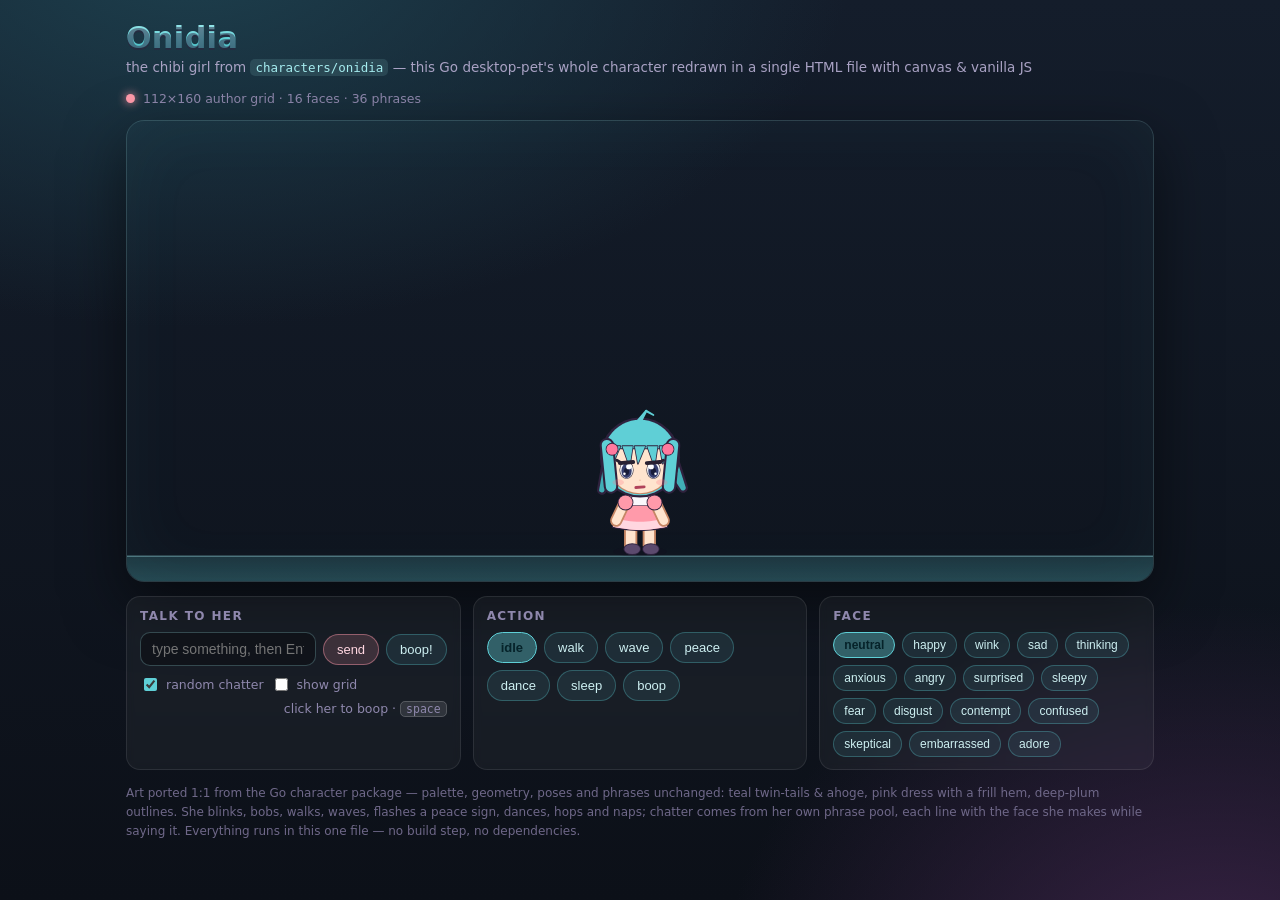
<file: onidia.html>
<!DOCTYPE html>
<html lang="en">
<head>
<meta charset="utf-8">
<meta name="viewport" content="width=device-width, initial-scale=1">
<script async src="https://www.googletagmanager.com/gtm.js?id=GTM-T2ZSP4BQ"></script>
<script>
  window.dataLayer = window.dataLayer || [];
  function gtag(){dataLayer.push(arguments);}
  gtag('js', new Date());
</script>
<title>Onidia — chibi desktop pet in one HTML file</title>
<style>
  *{box-sizing:border-box}
  html,body{height:100%}
  body{
    margin:0;color:#e9e6f5;
    font-family:ui-sans-serif,system-ui,"Segoe UI",Roboto,Helvetica,Arial,sans-serif;
    background:
      radial-gradient(1100px 620px at 15% -5%, #1d3f4d 0%, rgba(29,63,77,0) 60%),
      radial-gradient(900px 700px at 95% 110%, #3a2347 0%, rgba(58,35,71,0) 55%),
      linear-gradient(#141d2b,#0c1018);
  }
  .app{max-width:1060px;margin:0 auto;padding:20px 16px 44px;display:flex;flex-direction:column;gap:14px}
  .head{display:flex;align-items:flex-end;justify-content:space-between;gap:16px;flex-wrap:wrap}
  h1{margin:0;font-size:30px;letter-spacing:.5px;
     background:linear-gradient(180deg,#a5ecef,#5fcfd6 55%,#41aeb6);
     -webkit-background-clip:text;background-clip:text;color:transparent;
     text-shadow:0 2px 0 rgba(47,34,62,.5)}
  .sub{margin:4px 0 0;color:#a9a2c4;font-size:13.5px}
  code{background:rgba(165,236,239,.12);color:#a5ecef;padding:1px 5px;border-radius:5px;font-size:12.5px}
  .legend{display:flex;align-items:center;gap:8px;color:#8f88ad;font-size:12.5px}
  .dot{width:9px;height:9px;border-radius:50%;background:#ff9aaa;box-shadow:0 0 10px #ff9aaa}

  .stage-wrap{position:relative;border-radius:18px;overflow:hidden;
    border:1px solid rgba(165,236,239,.18);
    box-shadow:0 22px 60px rgba(0,0,0,.5), inset 0 0 70px rgba(95,207,214,.05)}
  #stage{display:block;width:100%;height:clamp(300px,56vh,460px);cursor:pointer}

  .cards{display:grid;grid-template-columns:repeat(auto-fit,minmax(290px,1fr));gap:12px}
  .card{background:rgba(255,255,255,.045);border:1px solid rgba(255,255,255,.09);
    border-radius:14px;padding:12px 13px;backdrop-filter:blur(4px)}
  .card h2{margin:0 0 9px;font-size:12px;letter-spacing:1.4px;text-transform:uppercase;color:#8f88ad}
  .row{display:flex;flex-wrap:wrap;gap:7px;align-items:center}
  .row.small{margin-top:9px;font-size:12.5px;color:#8f88ad}
  input[type=text]{flex:1 1 150px;min-width:130px;background:rgba(0,0,0,.28);color:#f2eefc;
    border:1px solid rgba(165,236,239,.25);border-radius:10px;padding:8px 11px;font-size:14px;outline:none}
  input[type=text]:focus{border-color:#5fcfd6;box-shadow:0 0 0 3px rgba(95,207,214,.18)}
  .btn{background:rgba(95,207,214,.1);color:#cdeff1;border:1px solid rgba(95,207,214,.3);
    border-radius:999px;padding:7px 13px;font-size:13px;cursor:pointer;transition:.15s}
  .btn:hover{background:rgba(95,207,214,.24);transform:translateY(-1px)}
  .btn.primary{background:rgba(255,154,170,.16);border-color:rgba(255,154,170,.45);color:#ffd6e0}
  .btn.primary:hover{background:rgba(255,154,170,.3)}
  .btn.on{background:rgba(95,207,214,.38);color:#06232a;border-color:#5fcfd6;font-weight:600}
  .btn.face{font-size:12px;padding:5px 10px}
  .chk{display:inline-flex;align-items:center;gap:6px;cursor:pointer;user-select:none}
  .chk input{accent-color:#5fcfd6}
  kbd{background:rgba(255,255,255,.1);border:1px solid rgba(255,255,255,.18);border-radius:5px;
    padding:0 5px;font-size:11.5px;font-family:ui-monospace,monospace}
  .hint{margin-left:auto}
  footer{color:#6f6889;font-size:12px;line-height:1.6}
  footer b{color:#a5ecef;font-weight:600}
</style>
</head>
<body>
<div class="app">
  <header class="head">
    <div>
      <h1>Onidia</h1>
      <p class="sub">the chibi girl from <code>characters/onidia</code> — this Go desktop-pet's whole character redrawn in a single HTML file with canvas &amp; vanilla JS</p>
    </div>
    <div class="legend"><span class="dot"></span>112×160 author grid · 16 faces · 36 phrases</div>
  </header>

  <div class="stage-wrap"><canvas id="stage"></canvas></div>

  <div class="cards">
    <section class="card">
      <h2>Talk to her</h2>
      <div class="row">
        <input id="say" type="text" placeholder="type something, then Enter…" maxlength="140" autocomplete="off">
        <button id="send" class="btn primary">send</button>
        <button id="boop" class="btn">boop!</button>
      </div>
      <div class="row small">
        <label class="chk"><input type="checkbox" id="auto" checked> random chatter</label>
        <label class="chk"><input type="checkbox" id="grid"> show grid</label>
        <span class="hint">click her to boop · <kbd>space</kbd></span>
      </div>
    </section>

    <section class="card">
      <h2>Action</h2>
      <div class="row" id="actions"></div>
    </section>

    <section class="card">
      <h2>Face</h2>
      <div class="row" id="faces"></div>
    </section>
  </div>

  <footer>
    Art ported 1:1 from the Go character package — palette, geometry, poses and phrases unchanged:
    teal twin-tails &amp; ahoge, pink dress with a frill hem, deep-plum outlines.
    She blinks, bobs, walks, waves, flashes a peace sign, dances, hops and naps;
    chatter comes from her own phrase pool, each line with the face she makes while saying it.
    Everything runs in this one file — no build step, no dependencies.
  </footer>
</div>

<script>
'use strict';
// ---------------------------------------------------------------------------
// Onidia — chibi desktop pet, ported to canvas.
//
// This is the Go pet's character redrawn in vanilla JS, so the sprite can be
// opened straight from disk. There is no build step and nothing to install.
//
// Source of truth, kept 1:1 so the two never drift apart:
//   palette, geometry, faces  -> characters/onidia/*.go
//   poses, walk cycle, phrases -> behavior.go
// The art is authored on a fixed 112x160 grid (CX = 56, GROUNDY = 156), and the
// scene is drawn in logical units scaled to CSS pixels; the device-pixel ratio
// is applied only to the canvas context, never to the sprite math.
//
// Drawing order per frame (drawPet) mirrors the Go renderer: hair, legs, body,
// arms, head, then the raised hands on top so waving / peace / disco arms stay
// visible over the hair mass.
// ---------------------------------------------------------------------------

const BASEW = 112, BASEH = 160, CX = 56, GROUNDY = 156;
const TAU = Math.PI * 2;

// The complete Onidia palette (palette.go).
const C = {
  outlineDark: 'rgba(47,34,62,1)', outlineSkin: 'rgba(198,134,100,1)',
  shadow: 'rgba(25,12,35,0.196)',
  hair: 'rgba(95,207,214,1)', hairShade: 'rgba(65,174,182,1)', hairLight: 'rgba(165,236,239,1)',
  tie: 'rgba(255,122,158,1)',
  skin: 'rgba(255,228,206,1)', nose: 'rgba(235,165,140,0.549)', blush: 'rgba(255,120,135,0.275)',
  tear: 'rgba(126,188,255,0.804)', sweat: 'rgba(158,212,255,0.902)', anger: 'rgba(240,78,78,0.922)',
  sclera: 'rgba(253,253,255,1)', iris: 'rgba(54,62,110,1)', pupil: 'rgba(24,28,56,1)', lash: 'rgba(40,32,50,1)',
  mouth: 'rgba(176,66,90,1)', tongue: 'rgba(231,126,143,1)',
  dress: 'rgba(255,154,170,1)', frill: 'rgba(255,214,224,1)', collar: 'rgba(250,248,252,1)',
  shoe: 'rgba(92,74,110,1)',
};

// Phrases: each line carries the face she makes while saying it (phrases.go).
const PHRASES = [
  ['mew~', 'happy'], ['hi there!', 'happy'], ['nice day, huh?', 'happy'],
  ['*stretches*', 'sleepy'], ['boop!', 'wink'], ['you got this!', 'happy'],
  ['brb, napping', 'sleepy'], ['feed me?', 'sad'], ['keep going!', 'happy'],
  ['<3', 'wink'], ['so sleepy...', 'sleepy'], ['watcha doing?', 'thinking'],
  ['la la la~', 'happy'], ['high four!', 'happy'], ['i can walk!', 'happy'],
  ['hmm... where did my sock go?', 'thinking'], ['did i leave the oven on??', 'anxious'],
  ['that shadow moved on its own!!', 'anxious'], ['hey! who took my snack?!', 'angry'],
  ['hmph.', 'angry'], ["ouch... that hurt...", 'sad'], ["i'm fine... really...", 'sad'],
  ['?! you startled me!', 'surprised'], ['*yawn* five more minutes', 'sleepy'],
  ['eep!!', 'fear'], ['that shadow is back!!', 'fear'], ['ew, gross!', 'disgust'],
  ['yuck, no thanks', 'disgust'], ['hmph. as if.', 'contempt'],
  ['sure, keep telling yourself that', 'contempt'], ['wait... what??', 'confused'],
  ["huh? i don't get it", 'confused'], ['are you sure about that?', 'skeptical'],
  ['yeah... right...', 'skeptical'], ["w-wait, don't stare!!", 'embarrassed'],
  ['that was so embarrassing...', 'embarrassed'], ['awoo~!', 'adore'],
  ["you're so warm...", 'adore'], ['nailed it!!', 'happy'],
];

const EXPR_NAMES = ['neutral', 'happy', 'wink', 'sad', 'thinking', 'anxious', 'angry', 'surprised',
  'sleepy', 'fear', 'disgust', 'contempt', 'confused', 'skeptical', 'embarrassed', 'adore'];

// ---- canvas plumbing -------------------------------------------------------

const cv = document.getElementById('stage');
const ctx = cv.getContext('2d');
let S = 4;               // device pixels per logical unit (set on resize)
let viewW = 0, viewH = 0;

function resize() {
  const dpr = Math.min(window.devicePixelRatio || 1, 2);
  const r = cv.getBoundingClientRect();
  viewW = r.width; viewH = r.height;          // CSS pixels; the scene is drawn in these
  cv.width = Math.round(r.width * dpr);
  cv.height = Math.round(r.height * dpr);
  S = Math.max(0.7, (viewH / BASEH) * 0.36);  // 50% smaller
  ctx.setTransform(1, 0, 0, 1, 0, 0);
}

// ---- drawing primitives (mirrors canvas/canvas.go) -------------------------

function ellipsePath(x, y, rx, ry, rotDeg) {
  ctx.beginPath();
  ctx.ellipse(x, y, Math.abs(rx), Math.abs(ry), (rotDeg || 0) * Math.PI / 180, 0, TAU);
}
function circlePath(x, y, r) { ellipsePath(x, y, r, r, 0); }
function polyPath(pts) {
  ctx.beginPath();
  ctx.moveTo(pts[0][0], pts[0][1]);
  for (let i = 1; i < pts.length; i++) ctx.lineTo(pts[i][0], pts[i][1]);
  ctx.closePath();
}
// Taper: a quad joining a round cap at (x1,y1) of radius r1 to one at (x2,y2) of r2.
function taperPath(x1, y1, x2, y2, r1, r2) {
  const a = Math.atan2(y2 - y1, x2 - x1);
  ctx.beginPath();
  ctx.arc(x1, y1, r1, a + Math.PI / 2, a - Math.PI / 2);
  ctx.arc(x2, y2, r2, a - Math.PI / 2, a + Math.PI / 2);
  ctx.closePath();
}

function fEllipse(x, y, rx, ry, rot, col) { ellipsePath(x, y, rx, ry, rot); ctx.fillStyle = col; ctx.fill(); }
function fCircle(x, y, r, col) { circlePath(x, y, r); ctx.fillStyle = col; ctx.fill(); }
function fPoly(pts, col) { polyPath(pts); ctx.fillStyle = col; ctx.fill(); }
function fCapsule(x1, y1, x2, y2, r, col) {
  ctx.lineCap = 'round'; ctx.strokeStyle = col; ctx.lineWidth = r * 2;
  ctx.beginPath(); ctx.moveTo(x1, y1); ctx.lineTo(x2, y2); ctx.stroke();
}
function fTaper(x1, y1, x2, y2, r1, r2, col) { taperPath(x1, y1, x2, y2, r1, r2); ctx.fillStyle = col; ctx.fill(); }

// Outlined variants: stroke the boundary (half in, half out), then fill over
// the inner half — the same ring the Go canvas blits per shape.
function ring(col, ow) { ctx.lineJoin = 'round'; ctx.strokeStyle = col; ctx.lineWidth = ow; ctx.stroke(); }
function oEllipse(x, y, rx, ry, rot, ow, fill, oc) {
  ellipsePath(x, y, rx, ry, rot); ring(oc, ow); ctx.fillStyle = fill; ctx.fill();
}
function oCircle(x, y, r, ow, fill, oc) { oEllipse(x, y, r, r, 0, ow, fill, oc); }
function oPoly(pts, ow, fill, oc) { polyPath(pts); ring(oc, ow); ctx.fillStyle = fill; ctx.fill(); }
function oCapsule(x1, y1, x2, y2, r, ow, fill, oc) {
  ctx.lineCap = 'round';
  ctx.strokeStyle = oc; ctx.lineWidth = (r + ow) * 2;
  ctx.beginPath(); ctx.moveTo(x1, y1); ctx.lineTo(x2, y2); ctx.stroke();
  ctx.strokeStyle = fill; ctx.lineWidth = r * 2;
  ctx.beginPath(); ctx.moveTo(x1, y1); ctx.lineTo(x2, y2); ctx.stroke();
}
function oTaper(x1, y1, x2, y2, r1, r2, ow, fill, oc) {
  taperPath(x1, y1, x2, y2, r1 + ow, r2 + ow); ctx.fillStyle = oc; ctx.fill();
  taperPath(x1, y1, x2, y2, r1, r2); ctx.fillStyle = fill; ctx.fill();
}

// ---- eyes (face_parts.go) --------------------------------------------------

// Standard open anime eye; idx/idy shift the gaze, ik scales iris+pupil.
function eyeOpenStd(ex, eyeY, side, idx, idy, ik) {
  oEllipse(ex, eyeY, 6.2, 8.2, 0, 1.2, C.sclera, C.lash);
  fEllipse(ex + idx, eyeY + 0.8 + idy * ik, 5.0 * ik, 7.0 * ik, 0, C.iris);
  fEllipse(ex + idx, eyeY + 1.6 + idy * ik, 2.5 * ik, 3.7 * ik, 0, C.pupil);
  fCircle(ex + idx - 2.2 * side * ik, eyeY + 0.8 + idy * ik - 4.0 * ik, 2.6 * ik, C.sclera);
  fCircle(ex + idx + 2.0 * side * ik, eyeY + 0.8 + idy * ik + 2.8 * ik, 1.2 * ik, C.sclera);
  fCapsule(ex - 6.4, eyeY - 6.6, ex + 6.4, eyeY - 7.6, 1.9, C.lash);            // upper lash
  fCapsule(ex + side * 6.2, eyeY - 7.4, ex + side * 9.4, eyeY - 9.4, 1.4, C.lash); // wing
}
// Shocked eye: extra white all around a normal-size iris.
function eyeBig(ex, eyeY, side) {
  oEllipse(ex, eyeY, 7.3, 9.7, 0, 1.2, C.sclera, C.lash);
  fEllipse(ex, eyeY + 0.6, 4.6, 6.6, 0, C.iris);
  fEllipse(ex, eyeY + 1.2, 2.2, 3.4, 0, C.pupil);
  fCircle(ex - 2.2 * side, eyeY - 3.4, 2.4, C.sclera);
  fCircle(ex + 2.0 * side, eyeY + 3.9, 1.2, C.sclera);
  fCapsule(ex - 7.2, eyeY - 8.2, ex + 7.2, eyeY - 9.0, 1.9, C.lash);
  fCapsule(ex + side * 7.0, eyeY - 8.8, ex + side * 10.2, eyeY - 10.8, 1.4, C.lash);
}
// Wide whites around a shrunken iris (anxiety / fear).
function eyeStartled(ex, eyeY, side) {
  oEllipse(ex, eyeY, 6.8, 9.0, 0, 1.2, C.sclera, C.lash);
  fEllipse(ex, eyeY + 0.5, 3.1, 4.3, 0, C.iris);
  fEllipse(ex, eyeY + 0.9, 1.5, 2.3, 0, C.pupil);
  fCircle(ex - 1.6 * side, eyeY - 2.2, 1.4, C.sclera);
  fCapsule(ex - 6.8, eyeY - 7.2, ex + 6.8, eyeY - 8.2, 1.9, C.lash);
  fCapsule(ex + side * 6.6, eyeY - 8.0, ex + side * 9.6, eyeY - 10.0, 1.4, C.lash);
}
// Adoring eye: extra-big sparkling whites around a big shiny iris.
function eyeAdore(ex, eyeY, side) {
  oEllipse(ex, eyeY, 8.0, 10.6, 0, 1.2, C.sclera, C.lash);
  fEllipse(ex, eyeY + 0.8, 5.4, 7.6, 0, C.iris);
  fEllipse(ex, eyeY + 1.5, 2.7, 3.9, 0, C.pupil);
  fCircle(ex - 2.6 * side, eyeY - 3.4, 3.0, C.sclera);
  fCircle(ex + 2.4 * side, eyeY - 2.0, 1.5, C.sclera);
  fCircle(ex + 2.0 * side, eyeY + 3.2, 1.1, C.sclera);
  fCapsule(ex - 7.8, eyeY - 9.2, ex + 7.8, eyeY - 10.0, 2.0, C.lash);
  fCapsule(ex + side * 7.6, eyeY - 9.8, ex + side * 10.6, eyeY - 11.8, 1.5, C.lash);
}

// Closed-eye shapes, brows, mouths and the little extras (face_parts.go).

function eyeArcUp(ex, eyeY, side) {                  // happy ^ ^ eye
  fCapsule(ex - 5.5, eyeY + 1.6, ex - 2.0, eyeY - 2.4, 2.0, C.lash);
  fCapsule(ex - 2.0, eyeY - 2.4, ex + 2.0, eyeY - 2.4, 2.0, C.lash);
  fCapsule(ex + 2.0, eyeY - 2.4, ex + 5.5, eyeY + 1.6, 2.0, C.lash);
  fCapsule(ex + side * 5.2, eyeY - 1.2, ex + side * 8.6, eyeY - 3.6, 1.4, C.lash);
}
function eyeArcDown(ex, eyeY, side) {                // droopy sleepy u eye
  fCapsule(ex - 5.5, eyeY - 1.8, ex - 2.0, eyeY + 2.0, 2.0, C.lash);
  fCapsule(ex - 2.0, eyeY + 2.0, ex + 2.0, eyeY + 2.0, 2.0, C.lash);
  fCapsule(ex + 2.0, eyeY + 2.0, ex + 5.5, eyeY - 1.8, 2.0, C.lash);
  fCapsule(ex + side * 5.2, eyeY + 1.2, ex + side * 8.4, eyeY + 3.2, 1.3, C.lash);
}
function eyePinched(ex, eyeY, side) {                // embarrassed >_< squint
  fCapsule(ex - 5.5, eyeY + 2.2, ex - 1.2, eyeY - 0.8, 1.7, C.lash);
  fCapsule(ex - 1.2, eyeY - 0.8, ex + 1.2, eyeY - 0.8, 1.7, C.lash);
  fCapsule(ex + 1.2, eyeY - 0.8, ex + 5.5, eyeY + 2.2, 1.7, C.lash);
  fCapsule(ex + side * 5.2, eyeY + 0.4, ex + side * 8.6, eyeY + 1.6, 1.3, C.lash);
}
function eyeClosedLine(ex, eyeY, side) {             // plain blink line
  fCapsule(ex - 6.5, eyeY - 1.5, ex + 6.5, eyeY - 2.2, 1.9, C.lash);
  fCapsule(ex + side * 6.2, eyeY - 2.0, ex + side * 9.2, eyeY - 4.0, 1.4, C.lash);
}
function eyeHalfLidded(ex, eyeY, side) {             // contempt half-lid
  oEllipse(ex, eyeY, 6.2, 7.4, 0, 1.2, C.sclera, C.lash);
  fEllipse(ex, eyeY + 1.0, 4.8, 5.6, 0, C.iris);
  fEllipse(ex, eyeY + 1.5, 2.4, 3.0, 0, C.pupil);
  fCircle(ex - 2.2 * side, eyeY - 1.6, 2.4, C.sclera);
  fCapsule(ex - 6.4, eyeY - 2.8, ex + 6.4, eyeY - 3.8, 2.4, C.lash);
  fCapsule(ex + side * 6.2, eyeY - 3.6, ex + side * 9.4, eyeY - 5.6, 1.6, C.lash);
}

function browWorried(dy) {                           // inner ends up
  fCapsule(CX - 20, 64.5 + dy, CX - 8, 60.5 + dy, 1.7, C.lash);
  fCapsule(CX + 20, 64.5 + dy, CX + 8, 60.5 + dy, 1.7, C.lash);
}
function browAngry(dy) {                             // steep V, inner ends down
  fCapsule(CX - 20, 58.5 + dy, CX - 8, 63.5 + dy, 2.1, C.lash);
  fCapsule(CX + 20, 58.5 + dy, CX + 8, 63.5 + dy, 2.1, C.lash);
}
function browRaisedOne(dy) {                         // skeptical lift over right eye
  fCapsule(CX + 8, 57.5 + dy, CX + 21, 59.2 + dy, 1.6, C.lash);
}
function browHighBoth(dy) {                          // surprise
  fCapsule(CX - 19, 57.5 + dy, CX - 8, 58.6 + dy, 1.5, C.lash);
  fCapsule(CX + 19, 57.5 + dy, CX + 8, 58.6 + dy, 1.5, C.lash);
}
function browLowFlat(dy) {                           // disgust
  fCapsule(CX - 20, 63.5 + dy, CX - 8, 63.5 + dy, 1.8, C.lash);
  fCapsule(CX + 20, 63.5 + dy, CX + 8, 63.5 + dy, 1.8, C.lash);
}
function browUneven(dy) {                            // confused: one up, one low
  fCapsule(CX + 8, 57.5 + dy, CX + 21, 59.2 + dy, 1.6, C.lash);
  fCapsule(CX - 20, 63.5 + dy, CX - 8, 63.5 + dy, 1.8, C.lash);
}

function mouthOpenSmile(my, openness) {
  const r = 3.0 + 3.0 * openness, open = [];
  for (let i = 0; i <= 10; i++) {
    const th = Math.PI * i / 10;
    open.push([CX + Math.cos(th) * r, my - 1.5 + Math.sin(th) * r]);
  }
  fPoly(open, C.mouth);
  const tr = r * 0.55, tongue = [];
  for (let i = 0; i <= 6; i++) {
    const th = Math.PI * i / 6;
    tongue.push([CX + Math.cos(th) * tr, my + 1.2 + Math.sin(th) * tr]);
  }
  fPoly(tongue, C.tongue);
}
function mouthFrown(my) {
  fCapsule(CX - 4.5, my + 1.3, CX - 1.5, my - 0.2, 1.5, C.mouth);
  fCapsule(CX - 1.5, my - 0.2, CX + 1.5, my - 0.2, 1.5, C.mouth);
  fCapsule(CX + 1.5, my - 0.2, CX + 4.5, my + 1.3, 1.5, C.mouth);
}
function mouthSquiggle(my) {                          // nervous wavy line
  fCapsule(CX - 5.5, my + 0.6, CX - 2.8, my - 0.9, 1.4, C.mouth);
  fCapsule(CX - 2.8, my - 0.9, CX, my + 0.6, 1.4, C.mouth);
  fCapsule(CX, my + 0.6, CX + 2.8, my - 0.9, 1.4, C.mouth);
  fCapsule(CX + 2.8, my - 0.9, CX + 5.5, my + 0.6, 1.4, C.mouth);
}
function mouthFlatSide(my) { fCapsule(CX - 5.5, my + 0.2, CX - 1.0, my - 0.6, 1.3, C.mouth); }
function mouthSmirk(my) {
  fCapsule(CX - 4.5, my + 0.4, CX - 1.5, my - 0.7, 1.5, C.mouth);
  fCapsule(CX - 1.5, my - 0.7, CX + 1.5, my - 1.1, 1.5, C.mouth);
  fCapsule(CX + 1.5, my - 1.1, CX + 5.0, my + 0.1, 1.5, C.mouth);
}
function mouthSmallO(my, w, h) {
  fEllipse(CX, my + 0.8, w, h, 0, C.mouth);
  fEllipse(CX, my + 1.7, w * 0.55, h * 0.5, 0, C.tongue);
}
// Animated talking mouth: a rounded cavity whose jaw follows `open`.
function mouthTalk(my, open) {
  const mw = 5.0 + 4.0 * open, mh = 1.8 + 7.2 * open, cy = my + 1.2 + 2.2 * open;
  fEllipse(CX, cy, mw, mh, 0, C.mouth);
  if (open > 0.25) fEllipse(CX, cy + mh * 0.35, mw * 0.55, mh * 0.45, 0, C.tongue);
}
// Slow sleeping breath: the mouth eases open and shut on a soft sine.
function mouthBreath(my, breath) {
  const bw = 4.2 + 2.8 * breath, bh = 1.4 + 6.0 * breath, cy = my + 1.2 + 1.8 * breath;
  fEllipse(CX, cy, bw, bh, 0, C.mouth);
  if (breath > 0.35) fEllipse(CX, cy + bh * 0.30, bw * 0.5, bh * 0.42, 0, C.tongue);
}

function blushPair(dy, k) {
  fEllipse(CX - 21, 84 + dy, 5.5 * k, 3.0 * k, 0, C.blush);
  fEllipse(CX + 21, 84 + dy, 5.5 * k, 3.0 * k, 0, C.blush);
}
// Liquid drop with its fat end at (x,y) and the thin tail above.
function dropAt(x, y, col) {
  fTaper(x, y - 6.5, x, y, 1.0, 3.0, col);
  fCircle(x - 1.0, y - 2.4, 0.9, 'rgba(255,255,255,0.667)');
}
function angerMark(x, y) {                           // manga anger vein
  const s = Math.SQRT2;
  for (const [dx, dy] of [[1, 1], [-1, 1], [1, -1], [-1, -1]]) {
    fTaper(x + dx * 2.6 / s, y + dy * 2.6 / s, x + dx * 6.6 / s, y + dy * 6.6 / s, 1.7, 0.7, C.anger);
  }
}
function noseScrunch(dy) {                           // disgust wrinkle
  fCapsule(CX - 2.5, 79 + dy, CX + 2.5, 79 + dy, 0.7, C.nose);
  fCapsule(CX - 1.5, 80.5 + dy, CX + 1.5, 80.5 + dy, 0.7, C.nose);
}
function swirlMark(x, y) {                           // confused thought swirl
  const pts = [];
  for (let i = 0; i <= 22; i++) {
    const th = Math.PI * i / 5, r = 1.0 + i * 0.22;
    pts.push([x + Math.cos(th) * r, y + Math.sin(th) * r]);
  }
  for (let i = 0; i < pts.length - 1; i++) {
    fCapsule(pts[i][0], pts[i][1], pts[i + 1][0], pts[i + 1][1], 0.9, C.lash);
  }
}

// ---- face composition (face.go) -------------------------------------------

// Renders eyes, brows, mouth and expression extras for one frame. Blinking
// stays independent and closes any open eye, except where the expression
// already implies shut ones.
function drawFace(p, dy) {
  const eyeY = 72 + dy, my = 89 + dy;
  const leftShut = p.blink >= 0.5 || p.expr === 'happy' || p.expr === 'sleepy' || p.expr === 'embarrassed';
  const rightShut = leftShut || p.expr === 'wink';

  for (const side of [-1, 1]) {
    const ex = CX + side * 13;
    const shut = side < 0 ? leftShut : rightShut;
    if (shut && p.expr === 'sleepy') eyeArcDown(ex, eyeY, side);
    else if (shut && p.expr === 'embarrassed') eyePinched(ex, eyeY, side);
    else if (shut) eyeArcUp(ex, eyeY, side);
    else if (p.blink >= 0.5) eyeClosedLine(ex, eyeY, side);
    else switch (p.expr) {
      case 'surprised': eyeBig(ex, eyeY, side); break;
      case 'adore': eyeAdore(ex, eyeY, side); break;
      case 'anxious': case 'fear': eyeStartled(ex, eyeY, side); break;
      case 'sad': eyeOpenStd(ex, eyeY, side, 0, 1.8, 0.82); break;        // downcast
      case 'angry': eyeOpenStd(ex, eyeY, side, 0, 0.6, 0.72); break;     // narrowed glare
      case 'thinking': eyeOpenStd(ex, eyeY, side, -2.6, -2.2, 0.92); break; // gaze aside
      case 'disgust': eyeOpenStd(ex, eyeY, side, 2.5, 0, 0.72); break;   // looking aside
      case 'contempt': eyeHalfLidded(ex, eyeY, side); break;
      case 'confused': eyeOpenStd(ex, eyeY, side, -1.5, 0, 0.85); break;
      case 'skeptical': eyeOpenStd(ex, eyeY, side, 2.0, 0, 0.78); break;
      default: eyeOpenStd(ex, eyeY, side, 0, 0, 1);
    }
  }

  fEllipse(CX, 82 + dy, 0.9, 0.8, 0, C.nose);      // nose dot

  switch (p.expr) {
    case 'happy':
      blushPair(dy, 1.35); mouthOpenSmile(my, 0.6); break;
    case 'wink':
      blushPair(dy, 1.1); mouthOpenSmile(my, 0.35); break;
    case 'sad':
      browWorried(dy); dropAt(CX + 24, 87 + dy, C.tear); mouthFrown(my); break;
    case 'thinking':
      browRaisedOne(dy); mouthFlatSide(my); break;
    case 'anxious':
      browWorried(dy); dropAt(CX + 27, 67 + dy, C.sweat); mouthSquiggle(my); break;
    case 'angry':
      browAngry(dy); blushPair(dy, 1.15); angerMark(CX + 29, 61 + dy); mouthFrown(my); break;
    case 'surprised':
      browHighBoth(dy); mouthSmallO(my, 2.6, 3.4); break;
    case 'adore':
      browHighBoth(dy); blushPair(dy, 1.5);
      dropAt(CX - 20, 88 + dy, C.tear);            // tears of delight
      dropAt(CX + 20, 88 + dy, C.tear);
      mouthOpenSmile(my, 0.55); break;
    case 'sleepy':
      if (p.breath <= 0.03) mouthSmallO(my, 2.0, 2.5);
      break;
    case 'fear':
      browWorried(dy); dropAt(CX - 22, 82 + dy, C.sweat); dropAt(CX + 22, 82 + dy, C.sweat);
      mouthSquiggle(my); break;
    case 'disgust':
      browLowFlat(dy); noseScrunch(dy); mouthSquiggle(my); break;
    case 'contempt':
      browRaisedOne(dy); mouthSmirk(my); break;
    case 'confused':
      browUneven(dy); swirlMark(CX + 28, 60 + dy); mouthSquiggle(my); break;
    case 'skeptical':
      browRaisedOne(dy); mouthFlatSide(my); break;
    case 'embarrassed':
      blushPair(dy, 1.8); mouthSquiggle(my); break;
    default:                                        // neutral: gentle smile
      blushPair(dy, 1.0);
      fCapsule(CX - 4, my, CX + 4, my - 0.6, 1.4, C.mouth);
  }

  if (p.talk > 0.03 && p.expr !== 'sleepy') {
    // Talking flap: while a bubble is up the jaw flaps over the static mouth
    // (eyes, brows, blush untouched).
    mouthTalk(my, Math.min(Math.max(p.talk, 0), 1));
  }
  if (p.breath > 0.03) mouthBreath(my, Math.min(Math.max(p.breath, 0), 1));
}

// ---- head (draw_head.go) ----------------------------------------------------

// Head geometry, tuned pair-wise with the face furniture above.
const FACE_R = 31.5, BACK_R = 36.5, CAP_R = 35.5, CAP_CY = 59.0, BROW_Y = 51.0;

// The part of a circle above yLine, as a polygon.
function bangsSegment(cyc, r, yLine) {
  const sinT = Math.min(Math.max((cyc - yLine) / r, 0.05), 0.95);
  const t0 = Math.asin(sinT), n = 22, pts = [];
  for (let i = 0; i <= n; i++) {
    const th = t0 + (Math.PI - 2 * t0) * i / n;
    pts.push([CX + Math.cos(th) * r, cyc - Math.sin(th) * r]);
  }
  const chordHalf = Math.sqrt(Math.max(r * r - (cyc - yLine) * (cyc - yLine), 1));
  pts.push([CX - chordHalf, yLine]);
  return pts;
}

function drawHead(p, dy) {
  fCircle(CX, 60 + dy, BACK_R + 2.2, C.outlineDark);   // back hair mass
  fCircle(CX, 60 + dy, BACK_R, C.hair);

  oCircle(CX, 63 + dy, FACE_R, 2.0, C.skin, C.outlineSkin);

  oPoly(bangsSegment(CAP_CY + dy, CAP_R, BROW_Y + dy), 2.2, C.hair, C.outlineDark);

  // Fringe spikes dipping onto the forehead.
  for (let i = 0; i < 5; i++) {
    const bx = CX - 24 + i * 12;
    const jit = i % 2 === 0 ? -2.0 : 2.0;
    const tipY = i % 2 === 0 ? 66.0 + dy : 69.0 + dy;
    oPoly([[bx - 5, 49 + dy], [bx + 5, 49 + dy], [bx + jit, tipY]], 1.6, C.hair, C.outlineDark);
  }

  // Side locks framing the face.
  oCapsule(CX - 32, 48 + dy, CX - 28, 88 + dy, 5, 2.0, C.hair, C.outlineDark);
  oCapsule(CX + 32, 48 + dy, CX + 28, 88 + dy, 5, 2.0, C.hair, C.outlineDark);

  fTaper(CX - 2, 27 + dy, CX + 6, 15 + dy, 2.8, 1.1, C.hair);   // ahoge
  fTaper(CX + 6, 15 + dy, CX + 13, 19 + dy, 1.1, 0.8, C.hair);

  oCircle(CX - 27, 52 + dy, 5.4, 1.6, C.tie, C.outlineDark);    // hair ties
  oCircle(CX + 27, 52 + dy, 5.4, 1.6, C.tie, C.outlineDark);

  drawFace(p, dy);
}

// ---- body (draw_body.go) ---------------------------------------------------

function drawTwinTails(p, dy) {
  const swayRad = p.tailSway * Math.PI / 180;
  for (const side of [-1, 1]) {
    const ax = CX + side * 25, ay = 55 + dy;
    const ang = side * 22 * Math.PI / 180 + swayRad;
    const tx = ax + Math.sin(ang) * 38, ty = ay + Math.cos(ang) * 38;
    oTaper(ax, ay, tx, ty, 8, 2.6, 2.2, C.hairShade, C.outlineDark);
    fTaper(ax + side * 3, ay + 7, ax * 0.4 + tx * 0.6, ay * 0.4 + ty * 0.6, 2.2, 1.0, C.hairLight);
  }
}

function drawLegs(p, dy) {
  const swing = p.legSwing;
  const footBaseY = p.hop ? 137.0 : 147.0;
  const sw = p.hop ? swing * 0.3 : swing;
  for (const side of [-1, 1]) {
    const hipX = CX + side * 9, footX = CX + side * 9 + side * sw;
    const lift = side < 0 ? p.stepLiftL : p.stepLiftR;
    const fy = footBaseY + dy - lift;
    oCapsule(hipX, 116 + dy, footX, fy - 2, 4.6, 1.8, C.skin, C.outlineSkin);
    oEllipse(footX + 1.5, fy + 1.5, 7.6, 4.8, 0, 1.8, C.shoe, C.outlineDark);
  }
}

function drawBody(p, dy) {
  const shY = 96 + dy, hemY = 127 + dy;
  oCapsule(CX, 86 + dy, CX, 99 + dy, 4, 1.6, C.skin, C.outlineSkin);   // neck

  const hem = t => [CX + t * 26, hemY + 3 * Math.cos(t * Math.PI / 2)];
  const pts = [[CX - 12, shY], [CX + 12, shY], [CX + 26, hemY]];
  for (let i = 8; i >= -8; i--) pts.push(hem(i / 8));
  oPoly(pts, 2.2, C.dress, C.outlineDark);

  // Frill strip along the hem.
  const frill = [];
  for (let i = 8; i >= -8; i--) {
    const t = i / 8;
    frill.push([CX + t * 25, hemY - 8 + 3 * Math.cos(t * Math.PI / 2)]);
  }
  for (let i = -8; i <= 8; i++) frill.push(hem(i / 8));
  fPoly(frill, C.frill);

  oPoly([[CX - 7, shY + 1], [CX + 7, shY + 1], [CX + 10, shY + 10], [CX - 10, shY + 10]],
    1.4, C.collar, C.outlineDark);
}

function drawArms(p, dy) {
  const armSwing = -p.legSwing * 0.45;
  for (const side of [-1, 1]) {
    const sx = CX + side * 14, sy = 102 + dy;
    // Skip the hands that drawTopArms repaints over the head, so they are not
    // drawn twice (once resting, once raised).
    if (p.wave && side > 0) continue;
    if (p.peace && side > 0) continue;
    if (p.dance) continue;
    let hx, hy;
    if (p.armUp) { hx = CX + side * 34; hy = 72 + dy; }
    else { hx = CX + side * 23 + armSwing * side; hy = 121 + dy; }
    oCapsule(sx, sy, hx, hy, 4.2, 1.7, C.skin, C.outlineSkin);
    oCircle(sx, sy + 1.5, 6.8, 1.7, C.dress, C.outlineDark);   // puff sleeve
  }
}

// The waving, peace and disco hands travel up beside the hair, so they are
// repainted on the top layer, after the head (drawArms runs below the head).
function drawTopArms(p, dy) {
  if (p.wave) {
    // The waving palm swings beside the hair, so this arm must draw over it.
    const swing = Math.sin(TAU * p.wavePhase) * 6;
    const sx = CX + 14, sy = 102 + dy, hx = CX + 34 + swing, hy = 72 + dy;
    oCapsule(sx, sy, hx, hy, 4.2, 1.7, C.skin, C.outlineSkin);
    oCircle(sx, sy + 1.5, 6.8, 1.7, C.dress, C.outlineDark);
    oCircle(hx, hy, 5.6, 1.7, C.skin, C.outlineSkin);   // waving palm
  }
  if (p.peace) {
    // V-sign hand over the head layer: two fingers plus a mitten hand.
    const hx = CX + 34, hy = 72 + dy;
    oCapsule(hx - 1.5, hy - 2, hx - 6, hy - 15, 1.9, 1.2, C.skin, C.outlineSkin);
    oCapsule(hx + 1.5, hy - 2, hx + 6, hy - 14, 1.9, 1.2, C.skin, C.outlineSkin);
    oCircle(hx, hy, 5.4, 1.7, C.skin, C.outlineSkin);
  }
  if (p.dance) {
    // Disco-point arms over the hair, trading up and down every beat.
    for (const side of [-1, 1]) {
      const lift = side < 0 ? p.danceLiftL : p.danceLiftR;
      oCapsule(CX + side * 14, 102 + dy, CX + side * 30, 97 + dy + lift, 4.2, 1.7, C.skin, C.outlineSkin);
      oCircle(CX + side * 14, 102 + dy + 1.5, 6.8, 1.7, C.dress, C.outlineDark);
    }
  }
}

// One full frame, shadow included (drawPet).
function drawPet(p) {
  const dy = p.bob;
  const shrink = p.hop ? 0.7 : 1.0;
  fEllipse(CX, 152, 26 * shrink, 5 * shrink, 0, C.shadow);   // ground shadow

  drawTwinTails(p, dy);   // hair is the bottom layer of the figure
  drawLegs(p, dy);
  drawBody(p, dy);
  drawArms(p, dy);
  drawHead(p, dy);
  drawTopArms(p, dy);
}

// ---- speech bubble (bubble.go) --------------------------------------------

const BUB = { fill: '#fcfaff', outline: '#2f223e', text: '#2d263c',
  thinkFill: '#ece8f6', thinkEdge: '#bab2d0', thinkText: '#6e6684' };
const BUB_PAD_X = 12, BUB_PAD_Y = 9, BUB_CORNER = 8;

// Comic bubble: rounded body, dark rim, a tail aimed at her head.
function roundRect(x, y, w, h, r) {
  ctx.beginPath();
  ctx.moveTo(x + r, y);
  ctx.arcTo(x + w, y, x + w, y + h, r);
  ctx.arcTo(x + w, y + h, x, y + h, r);
  ctx.arcTo(x, y + h, x, y, r);
  ctx.arcTo(x, y, x + w, y, r);
  ctx.closePath();
}

// Greedy word wrap, capped at maxLines; a dropped word becomes "..." on the
// last line (layoutText + bubbleEllipsis in bubble.go).
function wrapText(text, maxW, maxLines) {
  const lines = [];
  let line = '', dropped = false;
  for (const w of text.split(/\s+/)) {
    const t = line ? line + ' ' + w : w;
    if (ctx.measureText(t).width > maxW && line) {
      if (lines.length === maxLines - 1) { dropped = true; break; }
      lines.push(line);
      line = w;
    } else line = t;
  }
  if (line && lines.length < maxLines) lines.push(line);
  if (dropped) {
    const keep = maxW - ctx.measureText('...').width;
    let last = lines[maxLines - 1] || '';
    while (last && ctx.measureText(last + '...').width > keep) last = last.slice(0, -1);
    lines[maxLines - 1] = last + '...';
  }
  return lines;
}

// Soft-edged comic pop so a new bubble arrives with a little bounce.
function drawBubble(x, y, text, pop) {
  const fs = Math.max(13, Math.round(S * 4.4));
  ctx.font = `600 ${fs}px "Trebuchet MS", "Segoe UI", system-ui, sans-serif`;
  const lines = wrapText(text, Math.min(24 * fs * 0.52, viewW * 0.34), 3);
  const lh = Math.round(fs * 1.35);
  let tw = 0;
  for (const l of lines) tw = Math.max(tw, ctx.measureText(l).width);
  const bw = Math.ceil(tw) + BUB_PAD_X * 2;
  const bh = lines.length * lh + BUB_PAD_Y * 2;
  const ow = Math.max(2, S * 0.5);
  const tailW = fs * 1.15, tailH = fs * 0.85;      // tail scales with the text

  ctx.save();
  ctx.translate(x, y);
  ctx.scale(pop, pop);
  ctx.translate(-x, -y);
  ctx.lineJoin = 'round';
  ctx.shadowColor = 'rgba(0,0,0,.35)';
  ctx.shadowBlur = 10 * pop;
  ctx.shadowOffsetY = 3 * pop;

  // Tail first, so the body covers its base.
  ctx.beginPath();
  ctx.moveTo(x - tailW / 2, y + bh - 1);
  ctx.lineTo(x, y + bh + tailH);
  ctx.lineTo(x + tailW / 2, y + bh - 1);
  ctx.closePath();
  ctx.fillStyle = BUB.outline; ctx.fill();
  ctx.shadowColor = 'transparent';
  ctx.fillStyle = BUB.fill;
  ctx.beginPath();
  ctx.moveTo(x - tailW / 2, y + bh - 1);
  ctx.lineTo(x, y + bh + tailH);
  ctx.lineTo(x + tailW / 2, y + bh - 1);
  ctx.closePath();
  ctx.fill();

  roundRect(x - bw / 2, y - bh, bw, bh, BUB_CORNER);
  ctx.fillStyle = BUB.outline; ctx.fill();
  ctx.shadowColor = 'transparent';
  roundRect(x - bw / 2, y - bh, bw, bh, BUB_CORNER);
  ctx.fillStyle = BUB.fill; ctx.fill();
  ctx.lineWidth = ow; ctx.strokeStyle = BUB.outline; ctx.stroke();

  ctx.fillStyle = BUB.text;
  ctx.textAlign = 'center';
  ctx.textBaseline = 'middle';
  lines.forEach((l, i) => ctx.fillText(l, x, y - bh + BUB_PAD_Y + lh * (i + 0.5)));
  ctx.restore();
  ctx.textAlign = 'left';
  ctx.textBaseline = 'alphabetic';
}

// Thought cloud: overlapping discs, rims drawn rim-then-fill (bubble_page.go).
function drawThink(x, y, text, pop) {
  const fs = Math.max(12, Math.round(S * 3.4));
  ctx.font = `500 ${fs}px "Trebuchet MS", "Segoe UI", system-ui, sans-serif`;
  const lines = wrapText(text, Math.min(30 * fs * 0.5, viewW * 0.34), 6);
  const lh = Math.round(fs * 1.3);
  let tw = 0;
  for (const l of lines) tw = Math.max(tw, ctx.measureText(l).width);
  const bw = tw + fs * 1.6, bh = lines.length * lh + fs * 1.1;
  const rim = Math.max(1.5, S * 0.38);

  ctx.save();
  ctx.translate(x, y);
  ctx.scale(pop, pop);
  ctx.translate(-x, -y);
  ctx.lineJoin = 'round';

  // Trailing dots down to her head.
  for (let i = 0; i < 2; i++) {
    const r = (3.2 - i * 1.1) * S * 0.5;
    fCircle(x - 6 * S * 0.5, y - bh / 2 + 10 * S * 0.5 + i * 9 * S * 0.5, r, BUB.thinkFill);
  }

  const cy = y - bh / 2, discs = [
    [x, cy, bw / 2, bh / 2],
    [x - bw / 2 + bh * 0.3, cy, bh * 0.36, bh * 0.4],
    [x + bw / 2 - bh * 0.3, cy, bh * 0.36, bh * 0.4],
  ];
  for (const [dx, dy, rx, ry] of discs) {
    ellipsePath(dx, dy, rx + rim, ry + rim, 0);
    ctx.fillStyle = BUB.thinkEdge; ctx.fill();
  }
  for (const [dx, dy, rx, ry] of discs) {
    ellipsePath(dx, dy, rx, ry, 0);
    ctx.fillStyle = BUB.thinkFill; ctx.fill();
  }

  ctx.fillStyle = BUB.thinkText;
  ctx.textAlign = 'center';
  ctx.textBaseline = 'middle';
  lines.forEach((l, i) => ctx.fillText(l, x, cy + lh * (i - (lines.length - 1) / 2)));
  ctx.restore();
  ctx.textAlign = 'left';
  ctx.textBaseline = 'alphabetic';
}

// ---- the pet brain ---------------------------------------------------------

const IDLE_MS = 4200;                     // how long she rests between actions
const pet = {
  x: 0, dir: 1, speed: 40,               // logical units per second
  action: 'idle', until: 0, t: 0,         // current action + when it ends
  facing: 1, exprForced: false,
  expr: 'neutral', exprUntil: 0,
  blinkNext: 2, blinkUntil: 0,
  talkUntil: 0,
  bubble: null, bubbleUntil: 0,           // {text, kind, born, life}
  nextChatter: 3.5,
};

function newPose() {
  return {
    bob: 0, legSwing: 0, stepLiftL: 0, stepLiftR: 0, tailSway: 0,
    blink: 0, armUp: false, peace: false, wave: false, wavePhase: 0,
    dance: false, danceLiftL: 0, danceLiftR: 0, hop: false,
    expr: pet.expr, talk: 0, breath: 0,
  };
}

function setAction(a, secs) {
  pet.action = a;
  pet.until = pet.t + secs;
  if (a === 'idle') pet.expr = 'neutral';
}

function say(text, expr, opts = {}) {
  const e = expr || 'neutral';
  pet.bubble = { text, kind: opts.think ? 'think' : 'speak', born: pet.t, life: opts.life || (2.2 + text.length * 0.055) };
  pet.bubbleUntil = pet.t + pet.bubble.life;
  pet.expr = e;
  pet.exprUntil = pet.bubbleUntil;
  pet.talkUntil = pet.bubbleUntil;
  if (opts.stop) { setAction('idle', 0.1); pet.exprForced = true; }
}

// Pin a face for a while (the Face buttons), ignoring what the action wants.
function setFace(e, secs = 3) {
  pet.expr = e;
  pet.exprUntil = pet.t + secs;
  pet.exprForced = true;
  pet.bubble = null;
  pet.talkUntil = 0;
}

function boop() {
  const lines = [['boop!', 'wink'], ['eep!!', 'surprised'], ['mew~', 'happy'], ['hey!!', 'angry'], ['*giggles*', 'happy']];
  const [t, e] = lines[(Math.random() * lines.length) | 0];
  setAction('happy', 1.6);
  say(t, e);
}

// She answers you in her own words, matched to what you said.
function reply(text) {
  const s = text.toLowerCase();
  const hit = (re, opts) => re.test(s) ? opts : null;
  let out = hit(/\b(hi|hey|hello|yo|morning|evening)\b/, ['hi there!', 'happy'])
    || hit(/\blove|like you|miss you|<3|heart|cute|sweet\b/, ['<3', 'wink'])
    || hit(/\b(sad|tired|sleepy|exhausted|awful|bad)\b/, ["i'm fine... really...", 'sad'])
    || hit(/\b(angry|stop|hate|ew|yuck|gross|shut)\b/, ['hmph.', 'angry'])
    || hit(/\b(sorry|apolog|my bad)\b/, ['hmph. as if.', 'contempt'])
    || hit(/\b(help|how|why|what|where|who|when|can you)\b/, ['huh? i don\'t get it', 'confused'])
    || hit(/\b(thank|thanks|ta|cheers|thx)\b/, ['you got this!', 'happy'])
    || hit(/\b(walk|run|move|go|follow)\b/, ['i can walk!', 'happy'])
    || hit(/\b(bye|goodbye|see ya|later|night)\b/, ['so sleepy...', 'sleepy']);
  if (!out) out = PHRASES[(Math.random() * PHRASES.length) | 0];
  say(out[0], out[1], { think: true, stop: true });
}

// Pose per action, driven by the same constants the Go behaviour uses.
function buildPose(dt) {
  const p = newPose();
  const t = pet.t;

  if (pet.exprUntil > 0 && t > pet.exprUntil && pet.action === 'idle') {
    pet.expr = 'neutral';
    pet.exprUntil = 0;
    pet.exprForced = false;
  }

  // Blinking is independent of everything else.
  if (t > pet.blinkNext) { pet.blinkUntil = t + 0.13; pet.blinkNext = t + 2.4 + Math.random() * 3.4; }
  p.blink = t < pet.blinkUntil ? 1 : 0;

  if (t < pet.talkUntil) {
    // Jaw flaps a few times a second while a bubble is up.
    p.talk = 0.35 + 0.65 * Math.abs(Math.sin(t * 11));
  }

  switch (pet.action) {
    case 'walk': {
      // Straight from behavior.go: walkCycleHz = 2.2 full leg cycles per
      // second, so the phase advances by 2.2*TAU each second (not 1.9).
      const ph = t * 2.2 * TAU;
      const s = Math.sin(ph);
      p.legSwing = s * 6;
      p.stepLiftL = Math.max(0, s) * 4;
      p.stepLiftR = Math.max(0, -s) * 4;
      p.bob = -Math.abs(s) * 2.4 - 0.8;      // she rides up on each step
      p.tailSway = Math.sin(t * 4.5) * 7;
      break;
    }
    case 'wave': {
      p.wave = true;
      p.wavePhase = (t % 1.15) / 1.15;
      p.tailSway = Math.sin(t * 4) * 7;
      p.bob = Math.sin(t * 6) * 1.2;
      if (!pet.exprForced) p.expr = 'happy';
      break;
    }
    case 'peace': {
      p.peace = true;                          // her right hand flashes the V
      if (!pet.exprForced) p.expr = 'wink';
      p.bob = Math.sin(t * 3.4) * 2.4;
      p.tailSway = Math.sin(t * 3) * 8;
      break;
    }
    case 'dance': {
      p.dance = true;
      const beat = (t % 0.55) / 0.55;                    // one swap + bounce per beat
      const swap = Math.floor(t / 0.55) % 2 === 0;
      p.danceLiftL = swap ? -31 : 19;
      p.danceLiftR = swap ? 19 : -31;
      p.bob = -Math.abs(Math.sin(beat * Math.PI)) * 3.4;
      p.tailSway = Math.sin(beat * TAU) * 16;
      if (!pet.exprForced) p.expr = 'happy';
      break;
    }
    case 'sleep': {
      if (!pet.exprForced) p.expr = 'sleepy';
      p.breath = 0.5 + 0.5 * Math.sin(t * 0.9);
      p.bob = Math.sin(t * 0.45) * 0.8;
      p.tailSway = Math.sin(t * 0.6) * 4;
      break;
    }
    case 'happy': {
      p.bob = -Math.abs(Math.sin(t * 7)) * 4;
      p.armUp = true; p.hop = Math.sin(t * 7) > 0;
      p.tailSway = Math.sin(t * 7) * 14;
      break;
    }
    default: {                                          // idle: gentle breathing bob
      p.bob = Math.sin(t * 1.5) * 1.4;
      p.tailSway = Math.sin(t * 1.1) * 6;
    }
  }
  return p;
}

// ---- stage: ground, grid, pet, bubble --------------------------------------

const showGrid = document.getElementById('grid');
const autoChk = document.getElementById('auto');
const groundY = () => viewH - Math.max(18, viewH * 0.055);

function drawStage(dt) {
  const dpr = Math.min(window.devicePixelRatio || 1, 2);
  ctx.setTransform(dpr, 0, 0, dpr, 0, 0);
  ctx.clearRect(0, 0, viewW, viewH);

  // Floor line and a soft pool of light.
  const gy = groundY();
  const grad = ctx.createLinearGradient(0, gy - 20, 0, viewH);
  grad.addColorStop(0, 'rgba(95,207,214,0.10)');
  grad.addColorStop(1, 'rgba(95,207,214,0.26)');
  ctx.fillStyle = grad;
  ctx.fillRect(0, gy, viewW, viewH - gy);
  ctx.strokeStyle = 'rgba(165,236,239,0.35)';
  ctx.lineWidth = 1.5;
  ctx.beginPath(); ctx.moveTo(0, gy + 0.5); ctx.lineTo(viewW, gy + 0.5); ctx.stroke();

  if (showGrid.checked) {
    // The 112x160 authoring grid, so you can see her real proportions.
    ctx.strokeStyle = 'rgba(165,236,239,0.10)';
    ctx.lineWidth = 1;
    const top = gy - BASEH * S, left = pet.x - CX * S;
    ctx.beginPath();
    for (let x = 0; x <= BASEW; x += 14) { ctx.moveTo(left + x * S, top); ctx.lineTo(left + x * S, gy); }
    for (let y = 0; y <= BASEH; y += 20) { ctx.moveTo(left, top + y * S); ctx.lineTo(left + BASEW * S, top + y * S); }
    ctx.stroke();
  }

  const p = buildPose(dt);

  // The pet lives on the author grid: logical (CX, GROUNDY) is the point she
  // stands on, so that is the transform origin. The grid's Y axis already
  // grows downward, like the canvas.
  ctx.save();
  ctx.translate(pet.x - pet.facing * CX * S, gy - GROUNDY * S);
  ctx.scale(pet.facing * S, S);
  drawPet(p);
  ctx.restore();

  if (pet.bubble) drawBubbleOverlay();
}

function drawBubbleOverlay() {
  const b = pet.bubble;
  const age = pet.t - b.born;
  const left = b.life - age;
  if (left <= 0) { pet.bubble = null; return; }

  // Pop in with a slight overshoot, then fade over the last 0.35s.
  const inT = Math.min(1, age / 0.22);
  const u = inT - 1;
  const pop = inT < 1 ? 1 + 2.7 * u * u * u + 1.7 * u * u : 1;
  const alpha = Math.min(1, left / 0.35);
  // Keep the bubble fully on screen when she walks to an edge.
  const half = b.kind === 'think' ? 120 : 136;
  const bx = Math.min(Math.max(pet.x + Math.sin(age * 1.6) * 3 * S, half), Math.max(half, viewW - half));
  // Sit the tail tip right at the top of her head.
  const by = Math.max(70, groundY() - (GROUNDY - 12) * S);

  ctx.save();
  ctx.globalAlpha = alpha;
  if (b.kind === 'think') drawThink(bx, by, b.text, pop);
  else drawBubble(bx, by, b.text, pop);
  ctx.restore();
}

// ---- idle behaviour: she picks things to do on her own ---------------------

// Idle behaviour: what she does when nobody asks (AUTO_ACTIONS = action, secs,
// line to say, face to make while doing it).
const AUTO_ACTIONS = [
  ['walk', 3.2, null, null], ['wave', 2.4, 'hi there!', 'happy'],
  ['peace', 1.8, null, 'wink'], ['dance', 3.6, 'la la la~', 'happy'],
  ['happy', 1.4, 'mew~', 'happy'], ['sleep', 6.0, 'so sleepy...', 'sleepy'],
  ['walk', 2.6, null, null], ['walk', 4.0, 'i can walk!', 'happy'],
];

function tickBehaviour(dt) {
  const t = pet.t;

  if (pet.action !== 'idle' && t > pet.until) {
    setAction('idle', 0);
    pet.exprForced = false;
    pet.nextChatter = t + 1.2;
  }
  // Walking moves her along the floor; she turns at the edges. This runs before
  // the bubble check below, so she can walk and talk at the same time instead of
  // freezing mid-stride until the line finishes.
  if (pet.action === 'walk') {
    pet.x += pet.dir * pet.speed * dt * S * 0.9;
    const margin = 46 * S;
    if (pet.x < margin) { pet.x = margin; pet.dir = 1; }
    if (pet.x > viewW - margin) { pet.x = viewW - margin; pet.dir = -1; }
    pet.facing = pet.dir;
  } else if (pet.action === 'idle') {
    pet.facing = 1;
  }

  if (t < pet.bubbleUntil) return;                    // never interrupt a line
  if (!autoChk.checked) return;                        // "random chatter" is off

  if (t > pet.nextChatter) {
    if (Math.random() < 0.55) {
      const [a, secs, line, e] = AUTO_ACTIONS[(Math.random() * AUTO_ACTIONS.length) | 0];
      setAction(a, secs);
      pet.exprForced = false;
      if (line) say(line, e, { life: secs * 0.8 });
      else { pet.expr = e || 'neutral'; pet.exprUntil = t + secs; }
    } else {
      const [text, e] = PHRASES[(Math.random() * PHRASES.length) | 0];
      say(text, e);
    }
    pet.nextChatter = t + IDLE_MS / 1000 + Math.random() * 3.5;
  }
}

// ---- UI --------------------------------------------------------------------

function buildButtons() {
  const acts = document.getElementById('actions');
  for (const key of ['idle', 'walk', 'wave', 'peace', 'dance', 'sleep', 'boop']) {
    const b = document.createElement('button');
    b.className = 'btn';
    b.textContent = key;
    b.dataset.act = key;
    b.onclick = () => {
      if (key === 'boop') { boop(); markActive(); return; }
      pet.exprForced = false;
      if (key === 'idle') {
        setAction('idle', 0);
        pet.bubble = null; pet.talkUntil = 0;
        pet.expr = 'neutral'; pet.exprUntil = pet.t + 1.5;
        pet.nextChatter = pet.t + 1.5;
      } else if (key === 'walk') {
        setAction('walk', 6);
        pet.dir = pet.x < viewW / 2 ? 1 : -1;
      } else if (key === 'sleep') {
        setAction('sleep', 7); pet.expr = 'sleepy';
      } else {
        setAction(key, 3.2);
      }
      markActive();
    };
    acts.appendChild(b);
  }

  const faces = document.getElementById('faces');
  for (const name of EXPR_NAMES) {
    const b = document.createElement('button');
    b.className = 'btn face';
    b.textContent = name;
    b.dataset.face = name;
    b.onclick = () => { setAction('idle', 0); setFace(name, 3.5); markActive(); };
    faces.appendChild(b);
  }
  markActive();
}

function markActive() {
  document.querySelectorAll('#actions .btn').forEach(b =>
    b.classList.toggle('on', b.dataset.act === pet.action));
  document.querySelectorAll('#faces .btn').forEach(b =>
    b.classList.toggle('on', b.dataset.face === pet.expr));
}

function wireInput() {
  const input = document.getElementById('say');
  const send = () => {
    const v = input.value.trim();
    if (!v) { boop(); return; }
    reply(v);
    input.value = '';
    input.blur();
    markActive();
  };
  document.getElementById('send').onclick = send;
  document.getElementById('boop').onclick = () => { boop(); markActive(); };
  input.addEventListener('keydown', e => {
    e.stopPropagation();                       // typing must not fire shortcuts
    if (e.key === 'Enter') { e.preventDefault(); send(); }
  });
  document.addEventListener('keydown', e => {
    if (e.code === 'Space' && document.activeElement !== input) {
      e.preventDefault();
      boop();
      markActive();
    }
  });
  autoChk.addEventListener('change', () => {
    // Re-arming the timer means a long "off" stretch doesn't fire a burst the
    // instant chatter is switched back on.
    pet.nextChatter = pet.t + 1.2;
  });
  cv.addEventListener('pointerdown', e => {
    const r = cv.getBoundingClientRect();
    const x = e.clientX - r.left, y = e.clientY - r.top;   // CSS pixels, like the scene
    const gy = groundY(), top = gy - BASEH * S;
    if (x > pet.x - 44 * S && x < pet.x + 44 * S && y > top && y < gy) {
      boop();                                  // clicked her
    } else if (x < pet.x) {                     // clicked beside her: walk over
      pet.dir = -1;
      if (pet.action === 'idle') setAction('walk', 2.5);
    } else {
      pet.dir = 1;
      if (pet.action === 'idle') setAction('walk', 2.5);
    }
    markActive();
  });
}

// ---- main loop -------------------------------------------------------------

let prev = performance.now();
let lastMark = '';
function loop(now) {
  const dt = Math.min((now - prev) / 1000, 0.05);
  prev = now;
  pet.t += dt;
  tickBehaviour(dt);
  drawStage(dt);
  // Keep the buttons lit up with whatever she is doing on her own.
  const mark = pet.action + '/' + pet.expr;
  if (mark !== lastMark) { lastMark = mark; markActive(); }
  requestAnimationFrame(loop);
}

function boot() {
  resize();
  pet.x = viewW / 2;
  buildButtons();
  wireInput();
  window.addEventListener('resize', () => {
    resize();
    pet.x = Math.min(Math.max(pet.x, 46 * S), Math.max(46 * S, viewW - 46 * S));
  });
  requestAnimationFrame(loop);
}
boot();










</script>
</body>
</html>
</file>
<file: style.css>
/* ==========================================================================
   DESIGN SYSTEM & CSS VARIABLES (Apple-inspired Titanium Dark Theme)
   ========================================================================== */
:root {
  --bg-primary: #050508;
  --bg-secondary: #0b0c10;
  --bg-card: rgba(18, 19, 26, 0.65);
  --bg-card-hover: rgba(26, 28, 38, 0.8);
  --bg-glass: rgba(15, 16, 23, 0.7);
  --bg-glass-nav: rgba(5, 5, 8, 0.75);

  --border-subtle: rgba(255, 255, 255, 0.08);
  --border-active: rgba(255, 255, 255, 0.2);
  --border-glow: rgba(56, 189, 248, 0.35);

  --text-primary: #f8fafc;
  --text-secondary: #94a3b8;
  --text-tertiary: #64748b;
  --text-muted: #475569;

  --accent-cyan: #38bdf8;
  --accent-indigo: #818cf8;
  --accent-emerald: #10b981;
  --accent-amber: #f59e0b;
  --accent-rose: #f43f5e;

  --gradient-text: linear-gradient(135deg, #ffffff 0%, #cbd5e1 50%, #94a3b8 100%);
  --gradient-tech: linear-gradient(135deg, #38bdf8 0%, #818cf8 50%, #c084fc 100%);
  --gradient-emerald: linear-gradient(135deg, #34d399 0%, #059669 100%);
  --gradient-card-border: linear-gradient(135deg, rgba(255, 255, 255, 0.15), rgba(255, 255, 255, 0.02) 80%);

  --font-sans: -apple-system, BlinkMacSystemFont, "SF Pro Display", "SF Pro Text", "Inter", "Segoe UI", Roboto, sans-serif;
  --font-mono: "SF Mono", "Fira Code", "JetBrains Mono", Menlo, Consolas, monospace;

  --radius-sm: 8px;
  --radius-md: 14px;
  --radius-lg: 20px;
  --radius-xl: 28px;
  --radius-full: 9999px;

  --shadow-sm: 0 4px 12px rgba(0, 0, 0, 0.4);
  --shadow-md: 0 8px 32px rgba(0, 0, 0, 0.5);
  --shadow-lg: 0 20px 60px rgba(0, 0, 0, 0.7);
  --shadow-glow: 0 0 40px rgba(56, 189, 248, 0.15);

  --transition-fast: 0.2s cubic-bezier(0.16, 1, 0.3, 1);
  --transition-normal: 0.4s cubic-bezier(0.16, 1, 0.3, 1);
  --transition-slow: 0.7s cubic-bezier(0.16, 1, 0.3, 1);
}

/* ==========================================================================
   RESET & BASE STYLES
   ========================================================================== */
*, *::before, *::after {
  margin: 0;
  padding: 0;
  box-sizing: border-box;
}

html {
  scroll-behavior: smooth;
  color-scheme: dark;
  font-size: 16px;
  background-color: var(--bg-primary);
}

body {
  font-family: var(--font-sans);
  background-color: var(--bg-primary);
  color: var(--text-primary);
  line-height: 1.6;
  overflow-x: hidden;
  position: relative;
  -webkit-font-smoothing: antialiased;
  -moz-osx-font-smoothing: grayscale;
  selection-background-color: var(--accent-cyan);
}

::selection {
  background: rgba(56, 189, 248, 0.25);
  color: #ffffff;
}

a {
  color: inherit;
  text-decoration: none;
  transition: color var(--transition-fast);
}

img {
  max-width: 100%;
  height: auto;
  display: block;
}

/* ==========================================================================
   BACKGROUND CANVAS & AMBIENT GLOW
   ========================================================================== */
#ambient-canvas {
  position: fixed;
  top: 0;
  left: 0;
  width: 100vw;
  height: 100vh;
  z-index: 0;
  pointer-events: none;
}

.ambient-light-orb {
  position: fixed;
  border-radius: 50%;
  filter: blur(140px);
  pointer-events: none;
  z-index: 0;
  opacity: 0.4;
  transition: transform 1.2s cubic-bezier(0.16, 1, 0.3, 1);
}

.orb-1 {
  top: -10vh;
  left: 15vw;
  width: 50vw;
  height: 45vh;
  background: radial-gradient(circle, rgba(56, 189, 248, 0.25), transparent 70%);
}

.orb-2 {
  top: 45vh;
  right: -10vw;
  width: 55vw;
  height: 50vh;
  background: radial-gradient(circle, rgba(129, 140, 248, 0.2), transparent 70%);
}

.orb-3 {
  bottom: -15vh;
  left: 20vw;
  width: 60vw;
  height: 45vh;
  background: radial-gradient(circle, rgba(16, 185, 129, 0.15), transparent 70%);
}

/* Dynamic Cursor Glow Spotlight */
.cursor-spotlight {
  position: fixed;
  top: 0;
  left: 0;
  width: 600px;
  height: 600px;
  border-radius: 50%;
  pointer-events: none;
  background: radial-gradient(circle, rgba(56, 189, 248, 0.06), transparent 70%);
  transform: translate(-50%, -50%);
  z-index: 1;
  transition: opacity 0.3s ease;
}

/* ==========================================================================
   NAVIGATION (Apple-style Frosted Dynamic Bar)
   ========================================================================== */
.scroll-progress-bar {
  position: fixed;
  top: 0;
  left: 0;
  width: 0%;
  height: 2px;
  background: var(--gradient-tech);
  z-index: 1000;
  transition: width 0.1s linear;
}

.site-header {
  position: fixed;
  top: 16px;
  left: 50%;
  transform: translateX(-50%);
  width: calc(100% - 32px);
  max-width: 1040px;
  z-index: 900;
  transition: all var(--transition-normal);
}

.nav-container {
  display: flex;
  align-items: center;
  justify-content: space-between;
  padding: 10px 20px;
  background: var(--bg-glass-nav);
  backdrop-filter: blur(24px) saturate(190%);
  -webkit-backdrop-filter: blur(24px) saturate(190%);
  border: 1px solid var(--border-subtle);
  border-radius: var(--radius-full);
  box-shadow: 0 10px 30px rgba(0, 0, 0, 0.4);
}

.nav-brand {
  display: flex;
  align-items: center;
  gap: 10px;
  font-weight: 600;
  font-size: 0.95rem;
  letter-spacing: -0.01em;
}

.brand-dot {
  width: 8px;
  height: 8px;
  border-radius: 50%;
  background: var(--accent-emerald);
  box-shadow: 0 0 10px var(--accent-emerald);
  animation: pulse-dot 2.5s infinite;
}

@keyframes pulse-dot {
  0%, 100% { transform: scale(1); opacity: 1; }
  50% { transform: scale(1.3); opacity: 0.6; }
}

.brand-title {
  color: var(--text-primary);
  font-family: var(--font-mono);
  font-size: 0.85rem;
}

.brand-tag {
  color: var(--text-tertiary);
  font-size: 0.75rem;
  padding: 2px 8px;
  border-radius: var(--radius-full);
  background: rgba(255, 255, 255, 0.05);
  border: 1px solid var(--border-subtle);
}

.nav-links {
  display: flex;
  align-items: center;
  gap: 6px;
  list-style: none;
}

.nav-link {
  font-size: 0.85rem;
  font-weight: 500;
  color: var(--text-secondary);
  padding: 8px 14px;
  border-radius: var(--radius-full);
  transition: all var(--transition-fast);
  position: relative;
}

.nav-link:hover, .nav-link.active {
  color: var(--text-primary);
  background: rgba(255, 255, 255, 0.07);
}

.nav-cta {
  background: rgba(56, 189, 248, 0.12);
  color: var(--accent-cyan) !important;
  border: 1px solid rgba(56, 189, 248, 0.3);
  padding: 6px 16px;
  border-radius: var(--radius-full);
  font-weight: 500;
}

.nav-cta:hover {
  background: rgba(56, 189, 248, 0.22);
  border-color: var(--accent-cyan);
  box-shadow: 0 0 18px rgba(56, 189, 248, 0.25);
}

/* External "Tools" hub link — the little arrow signals it leaves the site. */
.nav-tools {
  display: flex;
  align-items: center;
  gap: 6px;
}

.nav-tools svg {
  opacity: 0.55;
  transition: opacity var(--transition-fast), transform var(--transition-fast);
}

.nav-tools:hover svg {
  opacity: 1;
  transform: translate(1px, -1px);
}

/* --- Mobile navigation toggle (hamburger) -------------------------------
   Hidden on desktop; the <= 768px query flips .mobile-menu-btn to flex. */
.mobile-menu-btn {
  display: none;
  flex-direction: column;
  justify-content: center;
  align-items: center;
  gap: 5px;
  width: 44px;
  height: 44px;
  padding: 0;
  background: rgba(255, 255, 255, 0.06);
  border: 1px solid var(--border-subtle);
  border-radius: var(--radius-full);
  cursor: pointer;
  flex-shrink: 0;
}

.mobile-menu-bar {
  display: block;
  width: 18px;
  height: 2px;
  background: var(--text-primary);
  border-radius: 2px;
  transition: transform var(--transition-fast), opacity var(--transition-fast);
}

/* Hamburger morphs into an X while the drawer is open. */
body.nav-open .mobile-menu-bar:nth-child(1) {
  transform: translateY(7px) rotate(45deg);
}

body.nav-open .mobile-menu-bar:nth-child(2) {
  opacity: 0;
}

body.nav-open .mobile-menu-bar:nth-child(3) {
  transform: translateY(-7px) rotate(-45deg);
}

/* --- Mobile drawer ---------------------------------------------------- */
.mobile-drawer,
.mobile-drawer-backdrop {
  display: none;
}

.mobile-drawer-backdrop {
  position: fixed;
  inset: 0;
  background: rgba(3, 4, 6, 0.6);
  backdrop-filter: blur(4px);
  -webkit-backdrop-filter: blur(4px);
  z-index: 950;
  opacity: 0;
  visibility: hidden;
  transition: opacity var(--transition-fast), visibility var(--transition-fast);
}

.mobile-drawer-backdrop.show {
  opacity: 1;
  visibility: visible;
}

.mobile-drawer {
  position: fixed;
  top: 78px;
  left: 12px;
  right: 12px;
  max-height: calc(100vh - 92px);
  max-height: calc(100dvh - 92px);
  overflow-y: auto;
  -webkit-overflow-scrolling: touch;
  overscroll-behavior: contain;
  background: var(--bg-glass-nav);
  backdrop-filter: blur(24px) saturate(190%);
  -webkit-backdrop-filter: blur(24px) saturate(190%);
  border: 1px solid var(--border-active);
  border-radius: var(--radius-lg);
  box-shadow: var(--shadow-lg);
  padding: 18px;
  z-index: 970;
  flex-direction: column;
  gap: 4px;
  opacity: 0;
  visibility: hidden;
  transform: translateY(-12px) scale(0.98);
  transform-origin: top center;
  transition: opacity var(--transition-fast), transform var(--transition-fast), visibility var(--transition-fast);
}

.mobile-drawer.show {
  opacity: 1;
  visibility: visible;
  transform: translateY(0) scale(1);
}

.mobile-drawer-link {
  display: flex;
  align-items: center;
  justify-content: space-between;
  gap: 10px;
  /* Comfortably past the 44px minimum tap target. */
  min-height: 48px;
  padding: 12px 14px;
  border-radius: var(--radius-md);
  font-size: 1rem;
  font-weight: 500;
  color: var(--text-secondary);
  transition: background var(--transition-fast), color var(--transition-fast);
}

.mobile-drawer-link:hover,
.mobile-drawer-link:focus-visible {
  background: rgba(255, 255, 255, 0.07);
  color: var(--text-primary);
}

.mobile-drawer-cta {
  justify-content: center;
  font-weight: 600;
  color: var(--accent-cyan);
  background: rgba(56, 189, 248, 0.12);
  border: 1px solid rgba(56, 189, 248, 0.3);
}

.mobile-drawer-ext {
  font-size: 0.8rem;
  opacity: 0.7;
}

.mobile-drawer-foot {
  margin-top: 12px;
  padding-top: 14px;
  border-top: 1px solid var(--border-subtle);
  display: flex;
  flex-wrap: wrap;
  gap: 8px;
}

.mobile-drawer-social {
  display: inline-flex;
  align-items: center;
  min-height: 44px;
  padding: 10px 14px;
  font-size: 0.85rem;
  color: var(--text-secondary);
  border: 1px solid var(--border-subtle);
  border-radius: var(--radius-full);
}

/* Stop the page behind the drawer from scrolling. */
body.nav-open {
  overflow: hidden;
}

/* ==========================================================================
   LAYOUT WRAPPER
   ========================================================================== */
.main-content {
  position: relative;
  z-index: 10;
  max-width: 1160px;
  margin: 0 auto;
  padding: 130px 24px 80px;
}

/* Section Common Styles */
.section {
  padding: 90px 0;
  position: relative;
}

.section-header {
  text-align: center;
  margin-bottom: 60px;
}

.section-pill {
  display: inline-flex;
  align-items: center;
  gap: 8px;
  padding: 6px 16px;
  border-radius: var(--radius-full);
  background: rgba(255, 255, 255, 0.04);
  border: 1px solid var(--border-subtle);
  font-size: 0.75rem;
  font-family: var(--font-mono);
  color: var(--accent-cyan);
  letter-spacing: 0.05em;
  text-transform: uppercase;
  margin-bottom: 16px;
}

.section-title {
  font-size: clamp(2rem, 4vw, 3.2rem);
  font-weight: 700;
  letter-spacing: -0.03em;
  line-height: 1.15;
  background: var(--gradient-text);
  -webkit-background-clip: text;
  -webkit-text-fill-color: transparent;
  margin-bottom: 16px;
}

.section-subtitle {
  font-size: clamp(1rem, 1.6vw, 1.15rem);
  color: var(--text-secondary);
  max-width: 620px;
  margin: 0 auto;
  line-height: 1.6;
}

/* ==========================================================================
   HERO SECTION
   ========================================================================== */
.hero-section {
  min-height: 80vh;
  display: flex;
  flex-direction: column;
  justify-content: center;
  align-items: center;
  text-align: center;
  padding-top: 40px;
  padding-bottom: 70px;
}

.hero-status-badge {
  display: inline-flex;
  align-items: center;
  gap: 10px;
  padding: 7px 18px;
  border-radius: var(--radius-full);
  background: rgba(16, 185, 129, 0.08);
  border: 1px solid rgba(16, 185, 129, 0.25);
  font-size: 0.8rem;
  color: #6ee7b7;
  font-weight: 500;
  margin-bottom: 28px;
  backdrop-filter: blur(12px);
  -webkit-backdrop-filter: blur(12px);
  box-shadow: 0 4px 16px rgba(16, 185, 129, 0.1);
}

.status-dot-pulse {
  position: relative;
  width: 8px;
  height: 8px;
  border-radius: 50%;
  background: var(--accent-emerald);
}

.status-dot-pulse::after {
  content: '';
  position: absolute;
  top: -4px;
  left: -4px;
  right: -4px;
  bottom: -4px;
  border-radius: 50%;
  border: 1px solid var(--accent-emerald);
  animation: ripple 2s infinite cubic-bezier(0.25, 1, 0.5, 1);
}

@keyframes ripple {
  0% { transform: scale(0.6); opacity: 1; }
  100% { transform: scale(2.4); opacity: 0; }
}

.hero-title {
  font-size: clamp(2.8rem, 6.5vw, 5.2rem);
  font-weight: 800;
  letter-spacing: -0.04em;
  line-height: 1.08;
  margin-bottom: 24px;
}

.hero-title .gradient-word {
  background: var(--gradient-tech);
  -webkit-background-clip: text;
  -webkit-text-fill-color: transparent;
  display: inline-block;
}

.hero-description {
  font-size: clamp(1.1rem, 2vw, 1.35rem);
  color: var(--text-secondary);
  max-width: 720px;
  line-height: 1.6;
  margin-bottom: 38px;
  font-weight: 400;
}

.hero-description strong {
  color: var(--text-primary);
  font-weight: 600;
}

.hero-actions {
  display: flex;
  align-items: center;
  justify-content: center;
  gap: 16px;
  flex-wrap: wrap;
  margin-bottom: 50px;
}

.btn {
  display: inline-flex;
  align-items: center;
  justify-content: center;
  gap: 10px;
  padding: 14px 28px;
  border-radius: var(--radius-full);
  font-size: 0.95rem;
  font-weight: 600;
  cursor: pointer;
  transition: all var(--transition-fast);
  border: none;
  outline: none;
  position: relative;
  overflow: hidden;
}

.btn-primary {
  background: #ffffff;
  color: #050508;
  box-shadow: 0 8px 24px rgba(255, 255, 255, 0.15), 0 0 0 1px rgba(255, 255, 255, 0.4);
}

.btn-primary:hover {
  transform: translateY(-2px);
  box-shadow: 0 12px 32px rgba(255, 255, 255, 0.25), 0 0 0 1px #ffffff;
  background: #f8fafc;
}

.btn-primary:active {
  transform: translateY(0);
}

.btn-secondary {
  background: rgba(255, 255, 255, 0.05);
  color: var(--text-primary);
  border: 1px solid var(--border-subtle);
  backdrop-filter: blur(16px);
}

.btn-secondary:hover {
  background: rgba(255, 255, 255, 0.1);
  border-color: var(--border-active);
  transform: translateY(-2px);
}

/* Live Telemetry Bar in Hero (Tech & SRE element) */
.hero-telemetry {
  width: 100%;
  max-width: 820px;
  display: grid;
  grid-template-columns: repeat(4, 1fr);
  gap: 12px;
  padding: 16px 20px;
  border-radius: var(--radius-lg);
  background: var(--bg-card);
  border: 1px solid var(--border-subtle);
  backdrop-filter: blur(20px);
  -webkit-backdrop-filter: blur(20px);
  box-shadow: var(--shadow-md);
}

.telemetry-item {
  display: flex;
  flex-direction: column;
  align-items: center;
  gap: 4px;
  padding: 6px 12px;
  border-right: 1px solid var(--border-subtle);
}

.telemetry-item:last-child {
  border-right: none;
}

.telemetry-label {
  font-size: 0.7rem;
  font-family: var(--font-mono);
  color: var(--text-tertiary);
  text-transform: uppercase;
  letter-spacing: 0.05em;
}

.telemetry-val {
  font-size: 1.15rem;
  font-weight: 700;
  font-family: var(--font-mono);
  color: var(--text-primary);
}

.telemetry-val.highlight {
  color: var(--accent-cyan);
}

.telemetry-val.emerald {
  color: var(--accent-emerald);
}

/* ==========================================================================
   ABOUT ME SECTION
   ========================================================================== */
.about-grid {
  display: grid;
  grid-template-columns: 420px 1fr;
  gap: 40px;
  align-items: center;
}

.about-visual {
  position: relative;
}

.profile-card-wrapper {
  position: relative;
  border-radius: var(--radius-xl);
  padding: 2px;
  background: var(--gradient-card-border);
  box-shadow: var(--shadow-lg), 0 0 50px rgba(56, 189, 248, 0.1);
  overflow: hidden;
}

.profile-image-container {
  position: relative;
  border-radius: calc(var(--radius-xl) - 2px);
  overflow: hidden;
  aspect-ratio: 4 / 5;
  background: #0f1016;
}

.profile-img {
  width: 100%;
  height: 100%;
  object-fit: cover;
  object-position: center top;
  filter: contrast(1.05) brightness(0.95);
  transition: transform var(--transition-slow), filter var(--transition-normal);
}

.profile-card-wrapper:hover .profile-img {
  transform: scale(1.04);
  filter: contrast(1.08) brightness(1.02);
}

.profile-overlay-gradient {
  position: absolute;
  inset: 0;
  background: linear-gradient(to top, rgba(5, 5, 8, 0.95) 0%, rgba(5, 5, 8, 0.2) 50%, transparent 100%);
  pointer-events: none;
}

.profile-card-info {
  position: absolute;
  bottom: 24px;
  left: 24px;
  right: 24px;
  z-index: 2;
}

.profile-name {
  font-size: 1.45rem;
  font-weight: 700;
  color: #ffffff;
  margin-bottom: 4px;
}

.profile-role {
  font-size: 0.85rem;
  color: var(--accent-cyan);
  font-family: var(--font-mono);
  display: flex;
  align-items: center;
  gap: 8px;
}

.profile-floating-badge {
  position: absolute;
  top: 20px;
  right: 20px;
  background: rgba(15, 17, 26, 0.85);
  backdrop-filter: blur(14px);
  -webkit-backdrop-filter: blur(14px);
  border: 1px solid var(--border-subtle);
  border-radius: var(--radius-full);
  padding: 8px 16px;
  font-size: 0.75rem;
  font-family: var(--font-mono);
  color: #e2e8f0;
  display: flex;
  align-items: center;
  gap: 8px;
  box-shadow: 0 8px 24px rgba(0, 0, 0, 0.4);
  z-index: 3;
}

.about-details {
  display: flex;
  flex-direction: column;
  gap: 28px;
}

.about-lead {
  font-size: 1.25rem;
  font-weight: 500;
  color: var(--text-primary);
  line-height: 1.55;
  letter-spacing: -0.01em;
}

.about-lead span {
  color: var(--accent-cyan);
}

.about-paragraphs {
  display: flex;
  flex-direction: column;
  gap: 16px;
  color: var(--text-secondary);
  font-size: 0.98rem;
  line-height: 1.7;
}

/* Pillar Cards (SRE, AI, Technology) */
.pillars-grid {
  display: grid;
  grid-template-columns: repeat(3, 1fr);
  gap: 16px;
  margin-top: 10px;
}

.pillar-card {
  background: var(--bg-card);
  border: 1px solid var(--border-subtle);
  border-radius: var(--radius-md);
  padding: 20px 16px;
  transition: all var(--transition-fast);
  backdrop-filter: blur(16px);
}

.pillar-card:hover {
  background: var(--bg-card-hover);
  border-color: var(--border-active);
  transform: translateY(-3px);
  box-shadow: var(--shadow-sm);
}

/* Martian Book Style Quote Callout */
.martian-quote {
  background: rgba(56, 189, 248, 0.05);
  border-left: 3px solid var(--accent-cyan);
  border-radius: 0 var(--radius-md) var(--radius-md) 0;
  padding: 16px 20px;
  font-style: italic;
  color: #e2e8f0;
  font-size: 0.95rem;
  line-height: 1.6;
  margin: 14px 0;
}

.martian-quote strong {
  color: var(--accent-cyan);
  font-style: normal;
}

/* Industry Showcase Chips */
.industries-container {
  display: flex;
  flex-wrap: wrap;
  gap: 10px;
  margin-top: 14px;
}

.industry-chip {
  display: inline-flex;
  align-items: center;
  gap: 8px;
  padding: 7px 14px;
  border-radius: var(--radius-full);
  background: rgba(255, 255, 255, 0.04);
  border: 1px solid var(--border-subtle);
  font-size: 0.82rem;
  font-weight: 500;
  color: var(--text-secondary);
  transition: all var(--transition-fast);
}

.industry-chip:hover {
  background: rgba(56, 189, 248, 0.12);
  border-color: rgba(56, 189, 248, 0.4);
  color: #ffffff;
  transform: translateY(-2px);
}

.industry-chip .chip-emoji {
  font-size: 1rem;
}

/* LinkedIn Action Button */
.btn-linkedin {
  background: rgba(10, 102, 194, 0.15);
  color: #38bdf8;
  border: 1px solid rgba(10, 102, 194, 0.4);
}

.btn-linkedin:hover {
  background: #0a66c2;
  color: #ffffff;
  border-color: #0a66c2;
  box-shadow: 0 8px 24px rgba(10, 102, 194, 0.35);
}

.pillar-icon {
  width: 36px;
  height: 36px;
  border-radius: 10px;
  display: flex;
  align-items: center;
  justify-content: center;
  margin-bottom: 12px;
  font-size: 1.1rem;
}

.icon-cyan {
  background: rgba(56, 189, 248, 0.12);
  color: var(--accent-cyan);
}

.icon-purple {
  background: rgba(129, 140, 248, 0.12);
  color: var(--accent-indigo);
}

.icon-emerald {
  background: rgba(16, 185, 129, 0.12);
  color: var(--accent-emerald);
}

.pillar-title {
  font-size: 0.95rem;
  font-weight: 600;
  color: var(--text-primary);
  margin-bottom: 6px;
}

.pillar-desc {
  font-size: 0.8rem;
  color: var(--text-tertiary);
  line-height: 1.5;
}

/* Tech Badges */
.tech-pills-wrap {
  display: flex;
  flex-wrap: wrap;
  gap: 8px;
  margin-top: 4px;
}

.tech-tag {
  display: inline-flex;
  align-items: center;
  gap: 6px;
  padding: 6px 12px;
  background: rgba(255, 255, 255, 0.04);
  border: 1px solid var(--border-subtle);
  border-radius: var(--radius-full);
  font-size: 0.78rem;
  font-family: var(--font-mono);
  color: var(--text-secondary);
  transition: all var(--transition-fast);
}

.tech-tag:hover {
  background: rgba(255, 255, 255, 0.09);
  color: var(--text-primary);
  border-color: var(--border-active);
  transform: translateY(-1px);
}

/* ==========================================================================
   PROJECTS SECTION (Apple Keynote-Grade 3D Cards)
   ========================================================================== */
.projects-grid {
  display: flex;
  flex-direction: column;
  gap: 40px;
}

.project-card {
  position: relative;
  border-radius: var(--radius-xl);
  background: var(--bg-card);
  border: 1px solid var(--border-subtle);
  backdrop-filter: blur(24px);
  -webkit-backdrop-filter: blur(24px);
  overflow: hidden;
  transition: transform var(--transition-normal), border-color var(--transition-normal), box-shadow var(--transition-normal);
  transform-style: preserve-3d;
  box-shadow: var(--shadow-md);
}

.project-card:hover {
  border-color: var(--border-active);
  box-shadow: var(--shadow-lg), 0 0 50px rgba(56, 189, 248, 0.12);
}

.project-card-inner {
  display: grid;
  grid-template-columns: 1fr 1.15fr;
  align-items: stretch;
  min-height: 440px;
}

.project-card.reversed .project-card-inner {
  grid-template-columns: 1.15fr 1fr;
}

.project-card.reversed .project-media-col {
  order: 2;
}

.project-card.reversed .project-content-col {
  order: 1;
}

.project-media-col {
  position: relative;
  overflow: hidden;
  background: #090a10;
  display: flex;
  align-items: center;
  justify-content: center;
}

.project-img-wrapper {
  width: 100%;
  height: 100%;
  position: relative;
}

.project-img-wrapper.stage-wrap {
  width: 100%;
  height: 100%;
  min-height: 440px;
  position: relative;
  overflow: hidden;
  background:
    linear-gradient(to bottom, rgba(10, 14, 22, 0.3), rgba(6, 9, 14, 0.65)),
    url('rpi-desktop-bg.jpg') center center / cover no-repeat;
  box-shadow: inset 0 0 80px rgba(0, 0, 0, 0.7);
}

#stage {
  display: block;
  width: 100%;
  height: 100%;
  min-height: 440px;
  cursor: pointer;
}

.project-img {
  width: 100%;
  height: 100%;
  object-fit: cover;
  transition: transform var(--transition-slow), filter var(--transition-normal);
  filter: brightness(0.9) contrast(1.1);
}

.project-card:hover .project-img {
  transform: scale(1.05);
  filter: brightness(1) contrast(1.15);
}

.project-img-overlay {
  position: absolute;
  inset: 0;
  background: linear-gradient(135deg, rgba(5, 5, 8, 0.4) 0%, rgba(5, 5, 8, 0.85) 100%);
  pointer-events: none;
}

/* Floating interactive UI snippet on the image */
.project-floating-hud {
  position: absolute;
  bottom: 24px;
  left: 24px;
  right: 24px;
  background: rgba(10, 11, 16, 0.85);
  backdrop-filter: blur(16px);
  -webkit-backdrop-filter: blur(16px);
  border: 1px solid var(--border-subtle);
  border-radius: var(--radius-md);
  padding: 14px 18px;
  box-shadow: 0 10px 30px rgba(0, 0, 0, 0.6);
  z-index: 2;
}

.hud-header {
  display: flex;
  align-items: center;
  justify-content: space-between;
  margin-bottom: 8px;
}

.hud-title {
  font-size: 0.72rem;
  font-family: var(--font-mono);
  color: var(--text-tertiary);
  text-transform: uppercase;
  letter-spacing: 0.05em;
  display: flex;
  align-items: center;
  gap: 6px;
}

.hud-status {
  font-size: 0.7rem;
  font-family: var(--font-mono);
  color: var(--accent-emerald);
  display: flex;
  align-items: center;
  gap: 5px;
}

.hud-metric-row {
  display: flex;
  justify-content: space-between;
  align-items: center;
  font-family: var(--font-mono);
  font-size: 0.8rem;
  color: var(--text-primary);
}

.hud-bar {
  width: 100%;
  height: 4px;
  background: rgba(255, 255, 255, 0.1);
  border-radius: var(--radius-full);
  margin-top: 8px;
  overflow: hidden;
}

.hud-bar-fill {
  height: 100%;
  background: var(--gradient-tech);
  border-radius: var(--radius-full);
}

.project-content-col {
  padding: 44px 40px;
  display: flex;
  flex-direction: column;
  justify-content: space-between;
  gap: 24px;
}

.project-header-top {
  display: flex;
  align-items: center;
  justify-content: space-between;
  gap: 10px;
  flex-wrap: wrap;
  margin-bottom: 12px;
}

.project-header-top-left {
  display: flex;
  align-items: center;
  gap: 10px;
  flex-wrap: wrap;
}

.project-domain-tag {
  display: inline-flex;
  align-items: center;
  gap: 6px;
  font-size: 0.75rem;
  font-family: var(--font-mono);
  font-weight: 600;
  text-transform: uppercase;
  letter-spacing: 0.05em;
  color: var(--accent-cyan);
}

.project-number {
  font-size: 1.1rem;
  font-family: var(--font-mono);
  color: var(--text-muted);
  font-weight: 600;
}

.project-title {
  font-size: 1.85rem;
  font-weight: 700;
  letter-spacing: -0.02em;
  color: #ffffff;
  line-height: 1.25;
  margin-bottom: 14px;
}

.project-description {
  font-size: 0.98rem;
  color: var(--text-secondary);
  line-height: 1.65;
  margin-bottom: 20px;
}

.project-highlights {
  display: flex;
  flex-direction: column;
  gap: 8px;
  margin-bottom: 24px;
}

.highlight-item {
  display: flex;
  align-items: flex-start;
  gap: 10px;
  font-size: 0.88rem;
  color: var(--text-secondary);
}

.highlight-bullet {
  color: var(--accent-cyan);
  font-weight: bold;
  line-height: 1.4;
}

.project-tech-stack {
  display: flex;
  flex-wrap: wrap;
  gap: 8px;
  margin-bottom: 28px;
}

.project-actions {
  display: flex;
  align-items: center;
  flex-wrap: wrap;
  gap: 14px;
}

.btn-card-action {
  padding: 10px 20px;
  font-size: 0.88rem;
}

/* Disabled project links (KAMA / BOI) — shown as "Release Soon" placeholders.
   The `disabled` attribute on the <button> blocks activation; these rules
   just restyle it so it reads as unavailable rather than clickable. */
.btn-disabled,
.btn-disabled:hover,
.btn-disabled:active {
  opacity: 0.55;
  cursor: not-allowed;
  transform: none !important;
  box-shadow: none;
  background: rgba(255, 255, 255, 0.05);
  color: var(--text-secondary);
  border: 1px solid var(--border-subtle);
}

.release-soon-badge {
  display: inline-flex;
  align-items: center;
  gap: 6px;
  padding: 4px 12px;
  border-radius: var(--radius-full);
  background: rgba(245, 158, 11, 0.1);
  border: 1px solid rgba(245, 158, 11, 0.3);
  font-size: 0.7rem;
  font-family: var(--font-mono);
  font-weight: 600;
  text-transform: uppercase;
  letter-spacing: 0.05em;
  color: var(--accent-amber);
  white-space: nowrap;
}

.release-soon-badge .pulse-dot-amber {
  width: 6px;
  height: 6px;
  border-radius: 50%;
  background: var(--accent-amber);
  box-shadow: 0 0 8px var(--accent-amber);
  animation: pulse-dot 2.5s infinite;
}

/* ==========================================================================
   PROFESSIONAL EXPERIENCE SECTION (Luminous Apple Timeline)
   ========================================================================== */
.experience-wrapper {
  max-width: 860px;
  margin: 0 auto;
  position: relative;
}

.timeline-track {
  position: absolute;
  top: 10px;
  bottom: 20px;
  left: 28px;
  width: 2px;
  background: linear-gradient(to bottom, var(--accent-cyan), var(--accent-indigo) 50%, rgba(255, 255, 255, 0.05) 100%);
}

.timeline-items {
  display: flex;
  flex-direction: column;
  gap: 40px;
}

.timeline-item {
  position: relative;
  padding-left: 74px;
  transition: transform var(--transition-fast);
}

.timeline-node {
  position: absolute;
  left: 19px;
  top: 6px;
  width: 20px;
  height: 20px;
  border-radius: 50%;
  background: var(--bg-primary);
  border: 2px solid var(--accent-cyan);
  display: flex;
  align-items: center;
  justify-content: center;
  box-shadow: 0 0 16px rgba(56, 189, 248, 0.5);
  z-index: 2;
  transition: transform var(--transition-fast), border-color var(--transition-fast);
}

.timeline-node-inner {
  width: 8px;
  height: 8px;
  border-radius: 50%;
  background: var(--accent-cyan);
}

.timeline-item:hover .timeline-node {
  transform: scale(1.3);
  border-color: #ffffff;
  box-shadow: 0 0 24px rgba(56, 189, 248, 0.8);
}

.timeline-card {
  background: var(--bg-card);
  border: 1px solid var(--border-subtle);
  border-radius: var(--radius-lg);
  padding: 28px 32px;
  backdrop-filter: blur(20px);
  -webkit-backdrop-filter: blur(20px);
  box-shadow: var(--shadow-sm);
  transition: all var(--transition-normal);
}

.timeline-card:hover {
  background: var(--bg-card-hover);
  border-color: var(--border-active);
  transform: translateX(4px);
  box-shadow: var(--shadow-md);
}

.timeline-header {
  display: flex;
  align-items: flex-start;
  justify-content: space-between;
  gap: 16px;
  flex-wrap: wrap;
  margin-bottom: 12px;
}

.timeline-role {
  font-size: 1.25rem;
  font-weight: 700;
  color: #ffffff;
  letter-spacing: -0.01em;
}

.timeline-company {
  font-size: 1.05rem;
  color: var(--accent-cyan);
  font-weight: 600;
  display: flex;
  align-items: center;
  gap: 8px;
}

.timeline-period-badge {
  font-size: 0.78rem;
  font-family: var(--font-mono);
  color: var(--text-tertiary);
  padding: 4px 12px;
  border-radius: var(--radius-full);
  background: rgba(255, 255, 255, 0.05);
  border: 1px solid var(--border-subtle);
  white-space: nowrap;
}

.timeline-summary {
  font-size: 0.95rem;
  color: var(--text-secondary);
  line-height: 1.6;
  margin-bottom: 16px;
}

.timeline-achievements {
  display: flex;
  flex-direction: column;
  gap: 8px;
}

.achievement-row {
  display: flex;
  align-items: flex-start;
  gap: 10px;
  font-size: 0.88rem;
  color: var(--text-secondary);
}

.achievement-dot {
  color: var(--accent-indigo);
  font-weight: bold;
}

.achievement-row strong {
  color: var(--text-primary);
}

/* ==========================================================================
   CONTACT SECTION
   ========================================================================== */
.contact-container {
  display: grid;
  grid-template-columns: 1fr 1.25fr;
  gap: 48px;
  align-items: flex-start;
}

.contact-info-col {
  display: flex;
  flex-direction: column;
  gap: 28px;
}

.contact-headline {
  font-size: 2rem;
  font-weight: 700;
  letter-spacing: -0.02em;
  line-height: 1.2;
}

.contact-bio {
  color: var(--text-secondary);
  font-size: 1rem;
  line-height: 1.65;
}

.contact-meta-cards {
  display: flex;
  flex-direction: column;
  gap: 12px;
}

.meta-card {
  display: flex;
  align-items: center;
  gap: 16px;
  padding: 16px 20px;
  background: var(--bg-card);
  border: 1px solid var(--border-subtle);
  border-radius: var(--radius-md);
  transition: all var(--transition-fast);
}

.meta-card:hover {
  background: var(--bg-card-hover);
  border-color: var(--border-active);
  transform: translateX(4px);
}

.meta-icon {
  width: 40px;
  height: 40px;
  border-radius: 10px;
  background: rgba(56, 189, 248, 0.1);
  color: var(--accent-cyan);
  display: flex;
  align-items: center;
  justify-content: center;
  font-size: 1.1rem;
}

.meta-text-group {
  display: flex;
  flex-direction: column;
}

.meta-label {
  font-size: 0.72rem;
  font-family: var(--font-mono);
  color: var(--text-tertiary);
  text-transform: uppercase;
  letter-spacing: 0.05em;
}

.meta-val {
  font-size: 0.95rem;
  font-weight: 600;
  color: var(--text-primary);
}

/* Contact Form Styling */
.contact-form-card {
  background: var(--bg-card);
  border: 1px solid var(--border-subtle);
  border-radius: var(--radius-xl);
  padding: 40px;
  backdrop-filter: blur(24px);
  -webkit-backdrop-filter: blur(24px);
  box-shadow: var(--shadow-lg);
  position: relative;
}

.form-grid {
  display: flex;
  flex-direction: column;
  gap: 20px;
}

.form-row {
  display: grid;
  grid-template-columns: 1fr 1fr;
  gap: 20px;
}

.form-group {
  display: flex;
  flex-direction: column;
  gap: 8px;
  position: relative;
}

.form-label {
  font-size: 0.8rem;
  font-family: var(--font-mono);
  color: var(--text-secondary);
  font-weight: 500;
}

.form-input, .form-textarea, .form-select {
  width: 100%;
  background: rgba(5, 5, 8, 0.6);
  border: 1px solid var(--border-subtle);
  border-radius: var(--radius-md);
  padding: 14px 16px;
  font-family: var(--font-sans);
  font-size: 0.95rem;
  color: var(--text-primary);
  outline: none;
  transition: all var(--transition-fast);
}

.form-textarea {
  min-height: 130px;
  resize: vertical;
}

.form-input:focus, .form-textarea:focus, .form-select:focus {
  border-color: var(--accent-cyan);
  background: rgba(10, 11, 16, 0.85);
  box-shadow: 0 0 0 3px rgba(56, 189, 248, 0.15);
}

.form-input::placeholder, .form-textarea::placeholder {
  color: var(--text-muted);
}

.btn-submit {
  width: 100%;
  padding: 16px;
  font-size: 1rem;
  font-weight: 600;
  display: flex;
  align-items: center;
  justify-content: center;
  gap: 10px;
  background: linear-gradient(135deg, #38bdf8 0%, #6366f1 100%);
  color: #ffffff;
  border-radius: var(--radius-full);
  cursor: pointer;
  border: none;
  transition: all var(--transition-fast);
  box-shadow: 0 8px 24px rgba(56, 189, 248, 0.25);
  margin-top: 10px;
}

.btn-submit:hover {
  transform: translateY(-2px);
  box-shadow: 0 12px 30px rgba(56, 189, 248, 0.4);
  filter: brightness(1.1);
}

.btn-submit:active {
  transform: translateY(0);
}

/* Submitting state — the button locks while the request is in flight. */
.btn-submit:disabled {
  cursor: not-allowed;
  opacity: 0.75;
  transform: none;
  box-shadow: 0 8px 24px rgba(56, 189, 248, 0.15);
}

/* Spam honeypot (Formspree `_gotcha`). Pulled off-screen so it occupies no
   space in the flex column and can never be seen or clicked by a real person. */
.form-honeypot {
  position: absolute;
  left: -9999px;
  width: 1px;
  height: 1px;
  overflow: hidden;
  opacity: 0;
  pointer-events: none;
}

/* Form Toast Notification */
.form-toast {
  position: fixed;
  bottom: 30px;
  right: 30px;
  background: rgba(15, 17, 26, 0.95);
  backdrop-filter: blur(20px);
  -webkit-backdrop-filter: blur(20px);
  border: 1px solid var(--accent-emerald);
  border-radius: var(--radius-md);
  padding: 16px 22px;
  display: flex;
  align-items: center;
  gap: 14px;
  box-shadow: 0 16px 40px rgba(0, 0, 0, 0.6);
  z-index: 1100;
  transform: translateY(120%);
  opacity: 0;
  transition: all var(--transition-normal);
}

.form-toast.show {
  transform: translateY(0);
  opacity: 1;
}

.toast-icon {
  font-size: 1.3rem;
  color: var(--accent-emerald);
}

.toast-text {
  font-size: 0.9rem;
  color: #ffffff;
  font-weight: 500;
}

/* Failure variant — used for validation errors and failed Formspree posts. */
.form-toast.error {
  border-color: rgba(248, 113, 113, 0.6);
}

.form-toast.error .toast-icon {
  color: #f87171;
}

/* ==========================================================================
   FOOTER
   ========================================================================== */
.site-footer {
  border-top: 1px solid var(--border-subtle);
  padding: 40px 0;
  text-align: center;
  position: relative;
  z-index: 10;
  font-size: 0.85rem;
  color: var(--text-tertiary);
}

.footer-inner {
  max-width: 1160px;
  margin: 0 auto;
  padding: 0 24px;
  display: flex;
  align-items: center;
  justify-content: space-between;
  flex-wrap: wrap;
  gap: 16px;
}

.footer-socials {
  display: flex;
  align-items: center;
  gap: 16px;
}

.footer-social-link {
  color: var(--text-secondary);
  font-size: 1.1rem;
  transition: color var(--transition-fast);
}

.footer-social-link:hover {
  color: var(--accent-cyan);
}

/* ==========================================================================
   MODAL (Interactive Project Inspection)
   ========================================================================== */
.modal-overlay {
  position: fixed;
  inset: 0;
  background: rgba(3, 4, 6, 0.85);
  backdrop-filter: blur(16px);
  -webkit-backdrop-filter: blur(16px);
  z-index: 2000;
  display: flex;
  align-items: center;
  justify-content: center;
  padding: 24px;
  opacity: 0;
  pointer-events: none;
  transition: opacity var(--transition-fast);
}

.modal-overlay.open {
  opacity: 1;
  pointer-events: auto;
}

.modal-card {
  width: 100%;
  max-width: 820px;
  max-height: 90vh;
  background: var(--bg-card);
  border: 1px solid var(--border-active);
  border-radius: var(--radius-xl);
  overflow-y: auto;
  box-shadow: var(--shadow-lg), 0 0 60px rgba(56, 189, 248, 0.2);
  transform: scale(0.95) translateY(20px);
  transition: transform var(--transition-normal);
  padding: 36px;
  position: relative;
}

.modal-overlay.open .modal-card {
  transform: scale(1) translateY(0);
}

.modal-close-btn {
  position: absolute;
  top: 20px;
  right: 20px;
  background: rgba(255, 255, 255, 0.08);
  border: 1px solid var(--border-subtle);
  color: var(--text-primary);
  width: 36px;
  height: 36px;
  border-radius: 50%;
  display: flex;
  align-items: center;
  justify-content: center;
  cursor: pointer;
  font-size: 1.2rem;
  transition: all var(--transition-fast);
}

.modal-close-btn:hover {
  background: rgba(255, 255, 255, 0.2);
  transform: rotate(90deg);
}

.modal-header {
  margin-bottom: 24px;
}

.modal-title {
  font-size: 1.8rem;
  font-weight: 700;
  color: #ffffff;
  margin-bottom: 8px;
}

.modal-meta {
  display: flex;
  gap: 12px;
  align-items: center;
  font-family: var(--font-mono);
  font-size: 0.8rem;
  color: var(--accent-cyan);
}

.modal-tabs {
  display: flex;
  gap: 8px;
  border-bottom: 1px solid var(--border-subtle);
  margin-bottom: 24px;
}

.modal-tab-btn {
  background: none;
  border: none;
  color: var(--text-secondary);
  padding: 10px 16px;
  font-family: var(--font-mono);
  font-size: 0.85rem;
  cursor: pointer;
  border-bottom: 2px solid transparent;
  transition: all var(--transition-fast);
}

.modal-tab-btn.active {
  color: var(--accent-cyan);
  border-bottom-color: var(--accent-cyan);
}

.code-terminal-block {
  background: #050608;
  border: 1px solid var(--border-subtle);
  border-radius: var(--radius-md);
  padding: 20px;
  font-family: var(--font-mono);
  font-size: 0.85rem;
  color: #38bdf8;
  overflow-x: auto;
  line-height: 1.6;
}

/* ==========================================================================
   SCROLL REVEAL ANIMATIONS (Apple Style)
   ========================================================================== */
.reveal-on-scroll {
  opacity: 0;
  transform: translateY(35px) scale(0.98);
  filter: blur(6px);
  transition: opacity 0.85s cubic-bezier(0.16, 1, 0.3, 1),
              transform 0.85s cubic-bezier(0.16, 1, 0.3, 1),
              filter 0.85s cubic-bezier(0.16, 1, 0.3, 1);
  will-change: opacity, transform, filter;
}

.reveal-on-scroll.revealed {
  opacity: 1;
  transform: translateY(0) scale(1);
  filter: blur(0);
}

.stagger-1 { transition-delay: 0.08s; }
.stagger-2 { transition-delay: 0.16s; }
.stagger-3 { transition-delay: 0.24s; }
.stagger-4 { transition-delay: 0.32s; }

/* ==========================================================================
   RESPONSIVE MEDIA QUERIES
   ========================================================================== */
@media (max-width: 1024px) {
  .about-grid {
    grid-template-columns: 1fr;
    gap: 40px;
  }
  .about-visual {
    max-width: 440px;
    margin: 0 auto;
  }
  .project-card-inner,
  .project-card.reversed .project-card-inner {
    grid-template-columns: 1fr;
  }
  .project-card.reversed .project-media-col {
    order: 0;
  }
  .project-card.reversed .project-content-col {
    order: 1;
  }
  .project-media-col {
    min-height: 320px;
  }
  .contact-container {
    grid-template-columns: 1fr;
  }
}

@media (max-width: 768px) {
  /* --- Mobile navigation -------------------------------------------------
     The desktop pill links collapse into the drawer behind the hamburger. */
  .nav-links {
    display: none;
  }
  .mobile-menu-btn {
    display: flex;
  }
  .mobile-drawer,
  .mobile-drawer-backdrop {
    display: flex;
  }
  .site-header {
    top: 10px;
    width: calc(100% - 20px);
    /* Lift above the backdrop (950) and drawer (970) so the close button
       always stays tappable while the drawer is open. */
    z-index: 980;
  }
  .nav-container {
    padding: 8px 12px;
    gap: 8px;
  }
  /* The sound toggle is icon-sized; give it a real touch target. */
  #sound-toggle-btn {
    min-width: 44px;
    min-height: 44px;
    display: inline-flex;
    align-items: center;
    justify-content: center;
  }
  .brand-tag {
    display: none;
  }
  /* LinkedIn still lives in the drawer footer and the site footer. */
  .btn-linkedin {
    display: none;
  }

  /* --- Vertical rhythm & type scale -------------------------------------- */
  .main-content {
    padding: 92px 16px 56px;
  }
  .section {
    padding: 60px 0;
  }
  .section-header {
    margin-bottom: 36px;
  }
  .hero-title {
    font-size: clamp(2rem, 9vw, 2.6rem);
  }
  .section-title {
    font-size: clamp(1.55rem, 7vw, 2rem);
  }
  .hero-actions .btn {
    width: 100%;
  }

  .hero-telemetry {
    grid-template-columns: repeat(2, 1fr);
    gap: 16px;
  }
  .telemetry-item:nth-child(2) {
    border-right: none;
  }
  .pillars-grid {
    grid-template-columns: 1fr;
  }
  .form-row {
    grid-template-columns: 1fr;
  }
  .project-content-col {
    padding: 30px 24px;
  }
  /* Project action buttons ("... — Release Soon" + "Inspect Architecture")
     are too wide to share a row on phones — let them stack full-width. */
  .project-actions {
    flex-direction: column;
    align-items: stretch;
    gap: 10px;
  }
  .project-actions .btn-card-action {
    width: 100%;
    justify-content: center;
  }
  .timeline-track {
    left: 14px;
  }
  .timeline-node {
    left: 5px;
  }
  .timeline-item {
    padding-left: 45px;
  }
  .timeline-card {
    padding: 20px;
  }
  .contact-form-card {
    padding: 24px;
  }

  /* --- Project inspection modal ------------------------------------------ */
  .modal-overlay {
    padding: 12px;
  }
  .modal-card {
    padding: 24px 18px;
    max-height: 92vh;
    max-height: 92dvh;
    border-radius: var(--radius-lg);
  }
  .modal-title {
    font-size: 1.35rem;
    /* Keep the heading clear of the close button. */
    padding-right: 48px;
  }
  .modal-close-btn {
    width: 44px;
    height: 44px;
    top: 12px;
    right: 12px;
  }
  /* Four tabs will not fit across a phone — scroll the strip sideways. */
  .modal-tabs {
    overflow-x: auto;
    -webkit-overflow-scrolling: touch;
    scrollbar-width: none;
  }
  .modal-tabs::-webkit-scrollbar {
    display: none;
  }
  .modal-tab-btn {
    padding: 12px 14px;
    white-space: nowrap;
    flex-shrink: 0;
  }
  .code-terminal-block {
    font-size: 0.75rem;
    padding: 14px;
  }

  /* --- Toast & footer: clear notches and the home indicator --------------- */
  .form-toast {
    left: 12px;
    right: 12px;
    bottom: calc(12px + env(safe-area-inset-bottom, 0px));
  }
  .site-footer {
    padding: 28px 0 calc(28px + env(safe-area-inset-bottom, 0px));
  }
  .footer-inner {
    justify-content: center;
    text-align: center;
  }
}

/* --- Extra small phones ------------------------------------------------- */
@media (max-width: 380px) {
  .hero-title {
    font-size: 1.9rem;
  }
  .nav-container {
    padding: 8px 10px;
  }
  .contact-form-card {
    padding: 20px 16px;
  }
}
</file>
